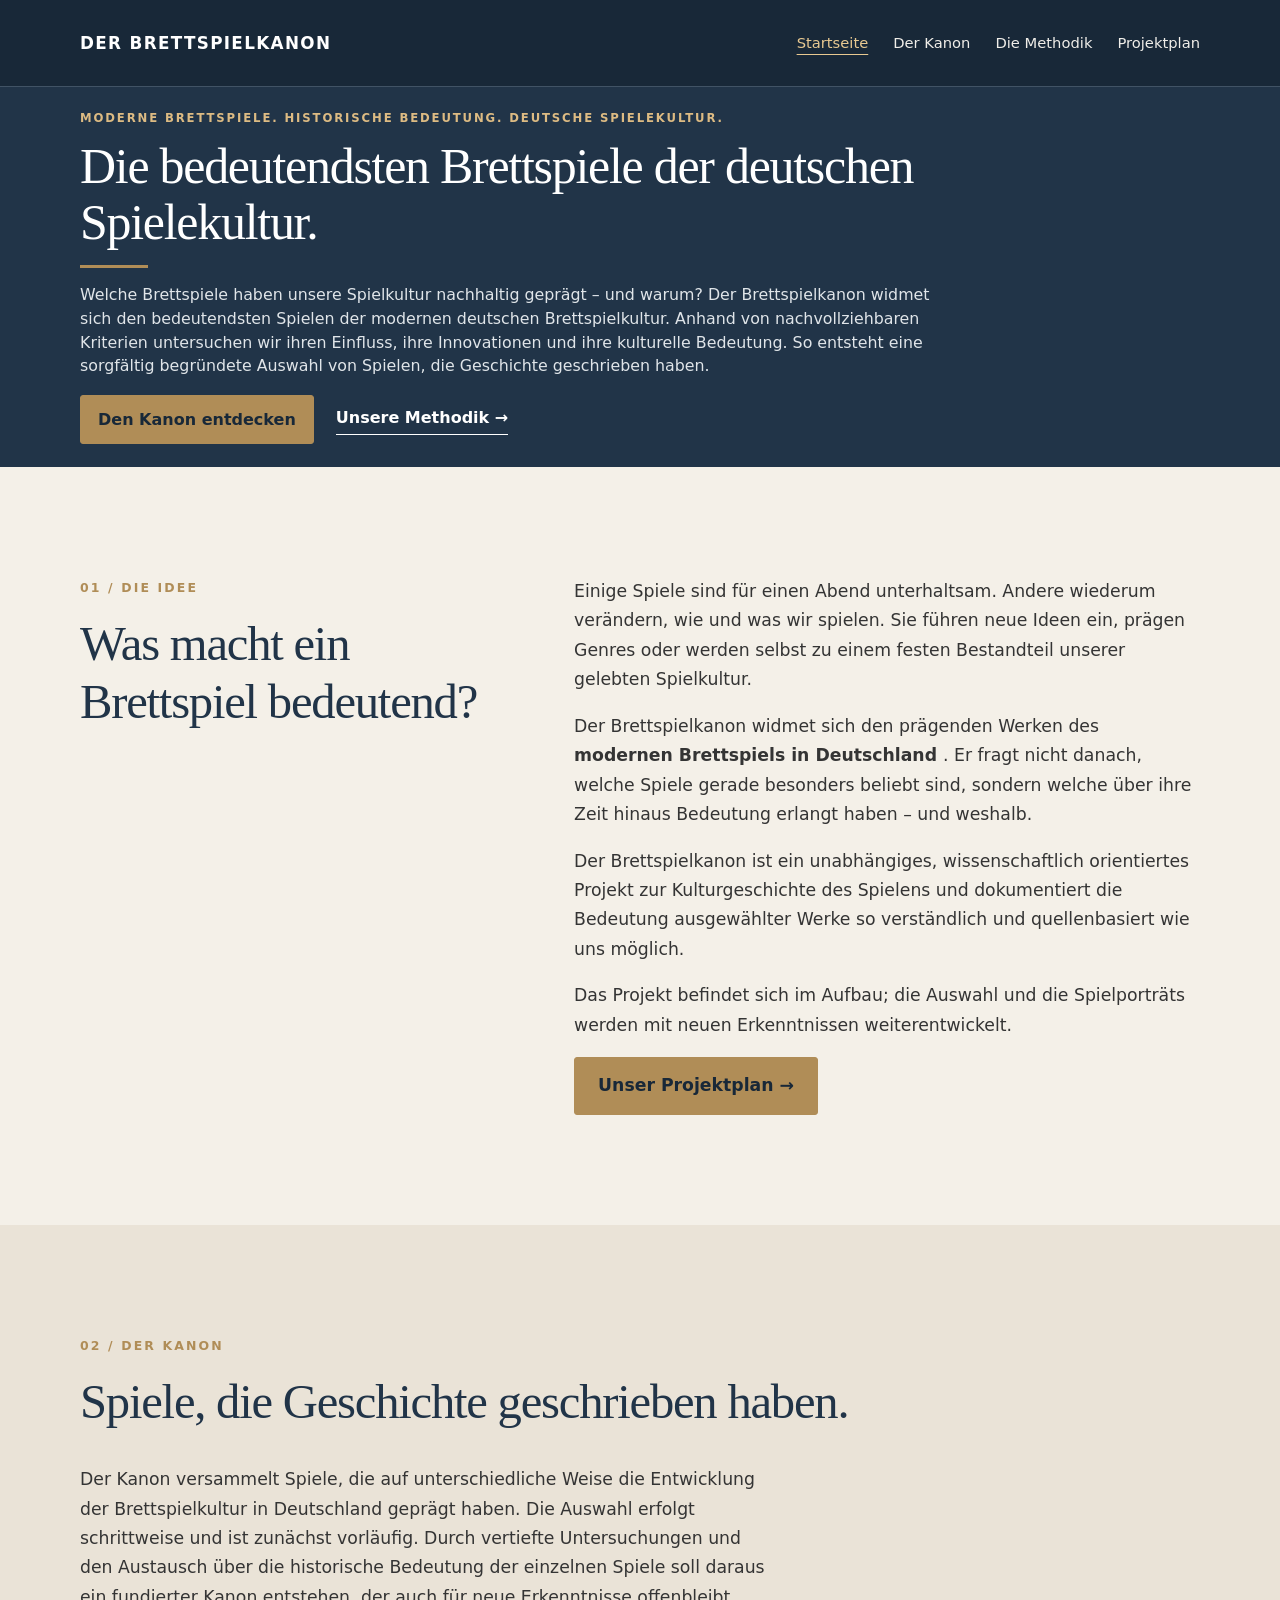
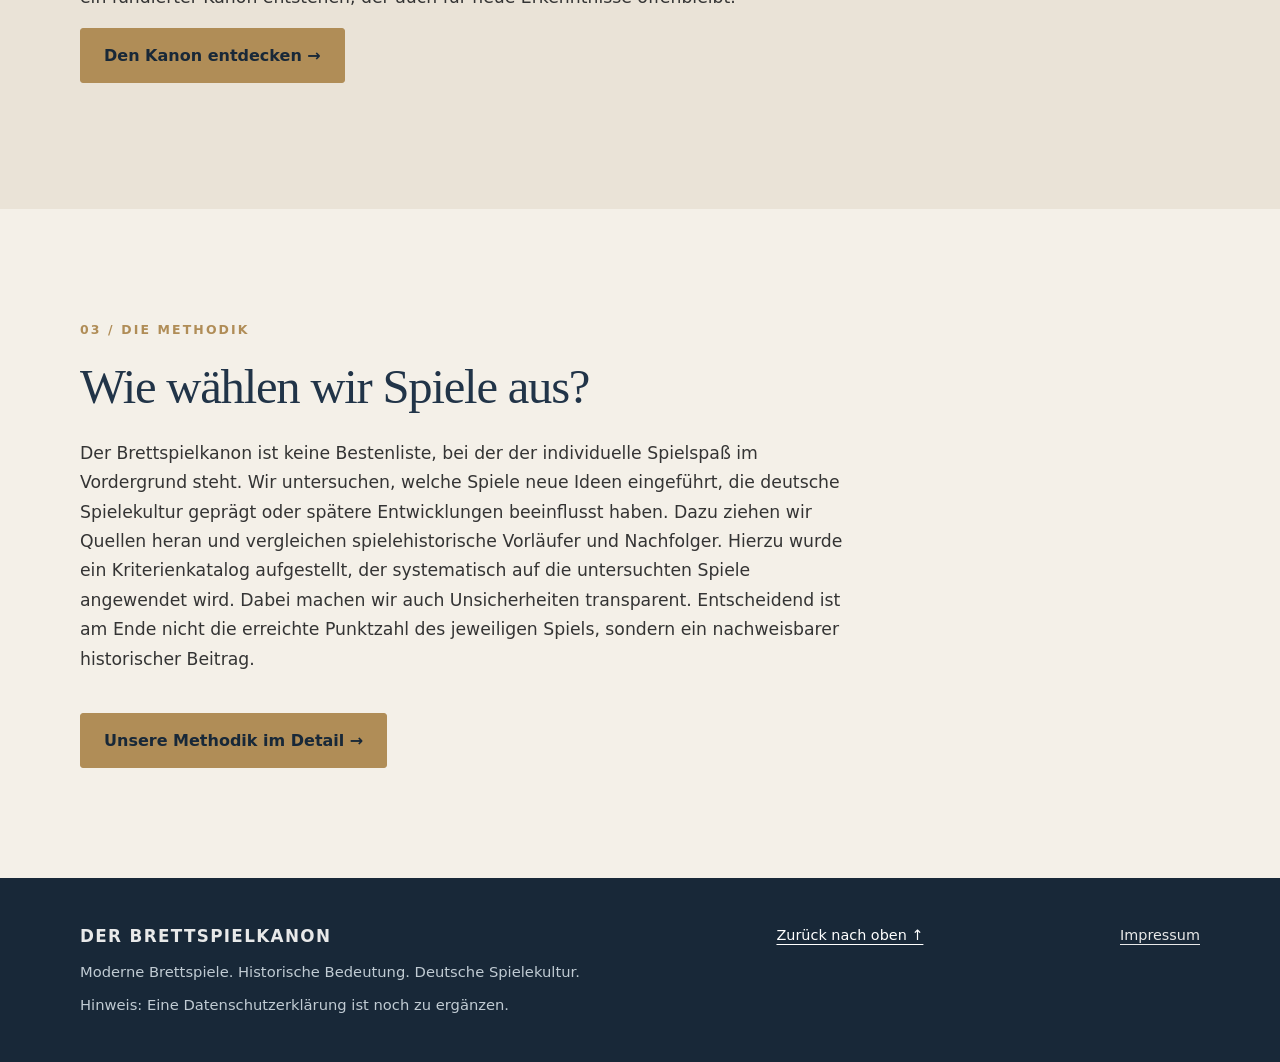
<file: index.html>
<!doctype html>
<html lang="de">
 <head>
  <meta charset="utf-8"/>
  <meta content="width=device-width, initial-scale=1" name="viewport"/>
  <meta content="Der Brettspielkanon: Ein sorgf&auml;ltig zusammengestellter Kanon bedeutender Brettspiele, die die deutsche Spielekultur nachhaltig gepr&auml;gt haben." name="description"/>
  <meta content="#213448" name="theme-color"/>
  <title>
   Der Brettspielkanon &ndash; Die bedeutendsten Brettspiele der deutschen Spielekultur
  </title>
  <link href="css/styles.css" rel="stylesheet"/>
  <link href="css/index.css" rel="stylesheet"/>
 </head>
 <body class="page-home" id="oben">
  <header class="site-header">
   <div class="container header-inner">
    <a aria-label="Der Brettspielkanon &ndash; zur Startseite" class="brand" href="index.html">
     DER BRETTSPIELKANON
    </a>
    <nav aria-label="Hauptnavigation" class="site-nav">
     <a aria-current="page" class="current" href="index.html">
      Startseite
     </a>
     <a href="kanon.html">
      Der Kanon
     </a>
     <a href="methodik.html">
      Die Methodik
     </a>
     <a href="projektplan.html">
      Projektplan
     </a>
    </nav>
   </div>
  </header>
  <main>
   <section aria-labelledby="hero-title" class="hero">
    <div class="container hero-inner">
     <p class="eyebrow">
      Moderne Brettspiele. Historische Bedeutung. Deutsche Spielekultur.
     </p>
     <h1 id="hero-title">
      Die bedeutendsten Brettspiele der deutschen Spielekultur.
     </h1>
     <div aria-hidden="true" class="gold-line">
     </div>
     <p class="hero-description">
      Welche Brettspiele haben unsere Spielkultur nachhaltig gepr&auml;gt &ndash; und warum? Der Brettspielkanon widmet sich den bedeutendsten Spielen der modernen deutschen Brettspielkultur. Anhand von nachvollziehbaren Kriterien untersuchen wir ihren Einfluss, ihre Innovationen und ihre kulturelle Bedeutung. So entsteht eine sorgf&auml;ltig begr&uuml;ndete Auswahl von Spielen, die Geschichte geschrieben haben.
     </p>
     <div class="hero-actions">
      <a class="button" href="kanon.html">
       Den Kanon entdecken
      </a>
      <a class="text-link" href="methodik.html">
       Unsere Methodik &rarr;
      </a>
     </div>
    </div>
   </section>
   <section aria-labelledby="idee-title" id="idee">
    <div class="container section-grid">
     <div>
      <p class="eyebrow">
       01 / Die Idee
      </p>
      <h2 id="idee-title">
       Was macht ein Brettspiel bedeutend?
      </h2>
     </div>
     <div class="prose">
      <p>
       Einige Spiele sind f&uuml;r einen Abend unterhaltsam. Andere wiederum ver&auml;ndern, wie und was wir spielen. Sie f&uuml;hren neue Ideen ein, pr&auml;gen Genres oder werden selbst zu einem festen Bestandteil unserer gelebten Spielkultur.
      </p>
      <p>
       Der Brettspielkanon widmet sich den pr&auml;genden Werken des
       <strong>
        modernen Brettspiels in Deutschland
       </strong>
       . Er fragt nicht danach, welche Spiele gerade besonders beliebt sind, sondern welche &uuml;ber ihre Zeit hinaus Bedeutung erlangt haben &ndash; und weshalb.
      </p>
      <p>
       Der Brettspielkanon ist ein unabh&auml;ngiges, wissenschaftlich orientiertes Projekt zur Kulturgeschichte des Spielens und dokumentiert die Bedeutung ausgew&auml;hlter Werke so verst&auml;ndlich und quellenbasiert wie uns m&ouml;glich.
      </p>
      <p>
       Das Projekt befindet sich im Aufbau; die Auswahl und die Spielportr&auml;ts werden mit neuen Erkenntnissen weiterentwickelt.
      </p>
      <p>
       <a class="button" href="projektplan.html">
        Unser Projektplan &rarr;
       </a>
      </p>
     </div>
    </div>
   </section>
   <section aria-labelledby="kanon-title" class="soft" id="kanon">
    <div class="container">
     <div class="section-heading">
      <div>
       <p class="eyebrow">
        02 / Der Kanon
       </p>
       <h2 class="section-title" id="kanon-title">
        Spiele, die Geschichte geschrieben haben.
       </h2>
      </div>
     </div>
     <div class="prose">
      <p>
       Der Kanon versammelt Spiele, die auf unterschiedliche Weise die Entwicklung der Brettspielkultur in Deutschland gepr&auml;gt haben. Die Auswahl erfolgt schrittweise und ist zun&auml;chst vorl&auml;ufig. Durch vertiefte Untersuchungen und den Austausch &uuml;ber die historische Bedeutung der einzelnen Spiele soll daraus ein fundierter Kanon entstehen, der auch f&uuml;r neue Erkenntnisse offenbleibt.
      </p>
     </div>
     <p>
      <a class="button" href="kanon.html">
       Den Kanon entdecken &rarr;
      </a>
     </p>
    </div>
   </section>
   <section aria-labelledby="methodik-title" id="methodik">
    <div class="container">
     <p class="eyebrow">
      03 / Die Methodik
     </p>
     <h2 class="section-title" id="methodik-title">
      Wie w&auml;hlen wir Spiele aus?
     </h2>
     <p class="prose" style="max-width:780px">
      Der Brettspielkanon ist keine Bestenliste, bei der der individuelle Spielspa&szlig; im Vordergrund steht. Wir untersuchen, welche Spiele neue Ideen eingef&uuml;hrt, die deutsche Spielekultur gepr&auml;gt oder sp&auml;tere Entwicklungen beeinflusst haben. Dazu ziehen wir Quellen heran und vergleichen spielehistorische Vorl&auml;ufer und Nachfolger. Hierzu wurde ein Kriterienkatalog aufgestellt, der systematisch auf die untersuchten Spiele angewendet wird. Dabei machen wir auch Unsicherheiten transparent. Entscheidend ist am Ende nicht die erreichte Punktzahl des jeweiligen Spiels, sondern ein nachweisbarer historischer Beitrag.
     </p>
     <a class="button" href="methodik.html" style="margin-top:22px">
      Unsere Methodik im Detail &rarr;
     </a>
    </div>
   </section>
  </main>
  <footer class="site-footer">
   <div class="container footer-inner">
    <div>
     <a class="brand" href="#oben">
      DER BRETTSPIELKANON
     </a>
     <p>
      Moderne Brettspiele. Historische Bedeutung. Deutsche Spielekultur.
     </p>
     <p class="footer-note">
      Hinweis: Eine Datenschutzerkl&auml;rung ist noch zu erg&auml;nzen.
     </p>
    </div>
    <a class="back-top" href="#oben">
     Zur&uuml;ck nach oben &uarr;
    </a>
    <div class="legal-links">
     <a class="footer-imprint" href="impressum.html">
      Impressum
     </a>
    </div>
   </div>
  </footer>
 </body>
</html>
</file>
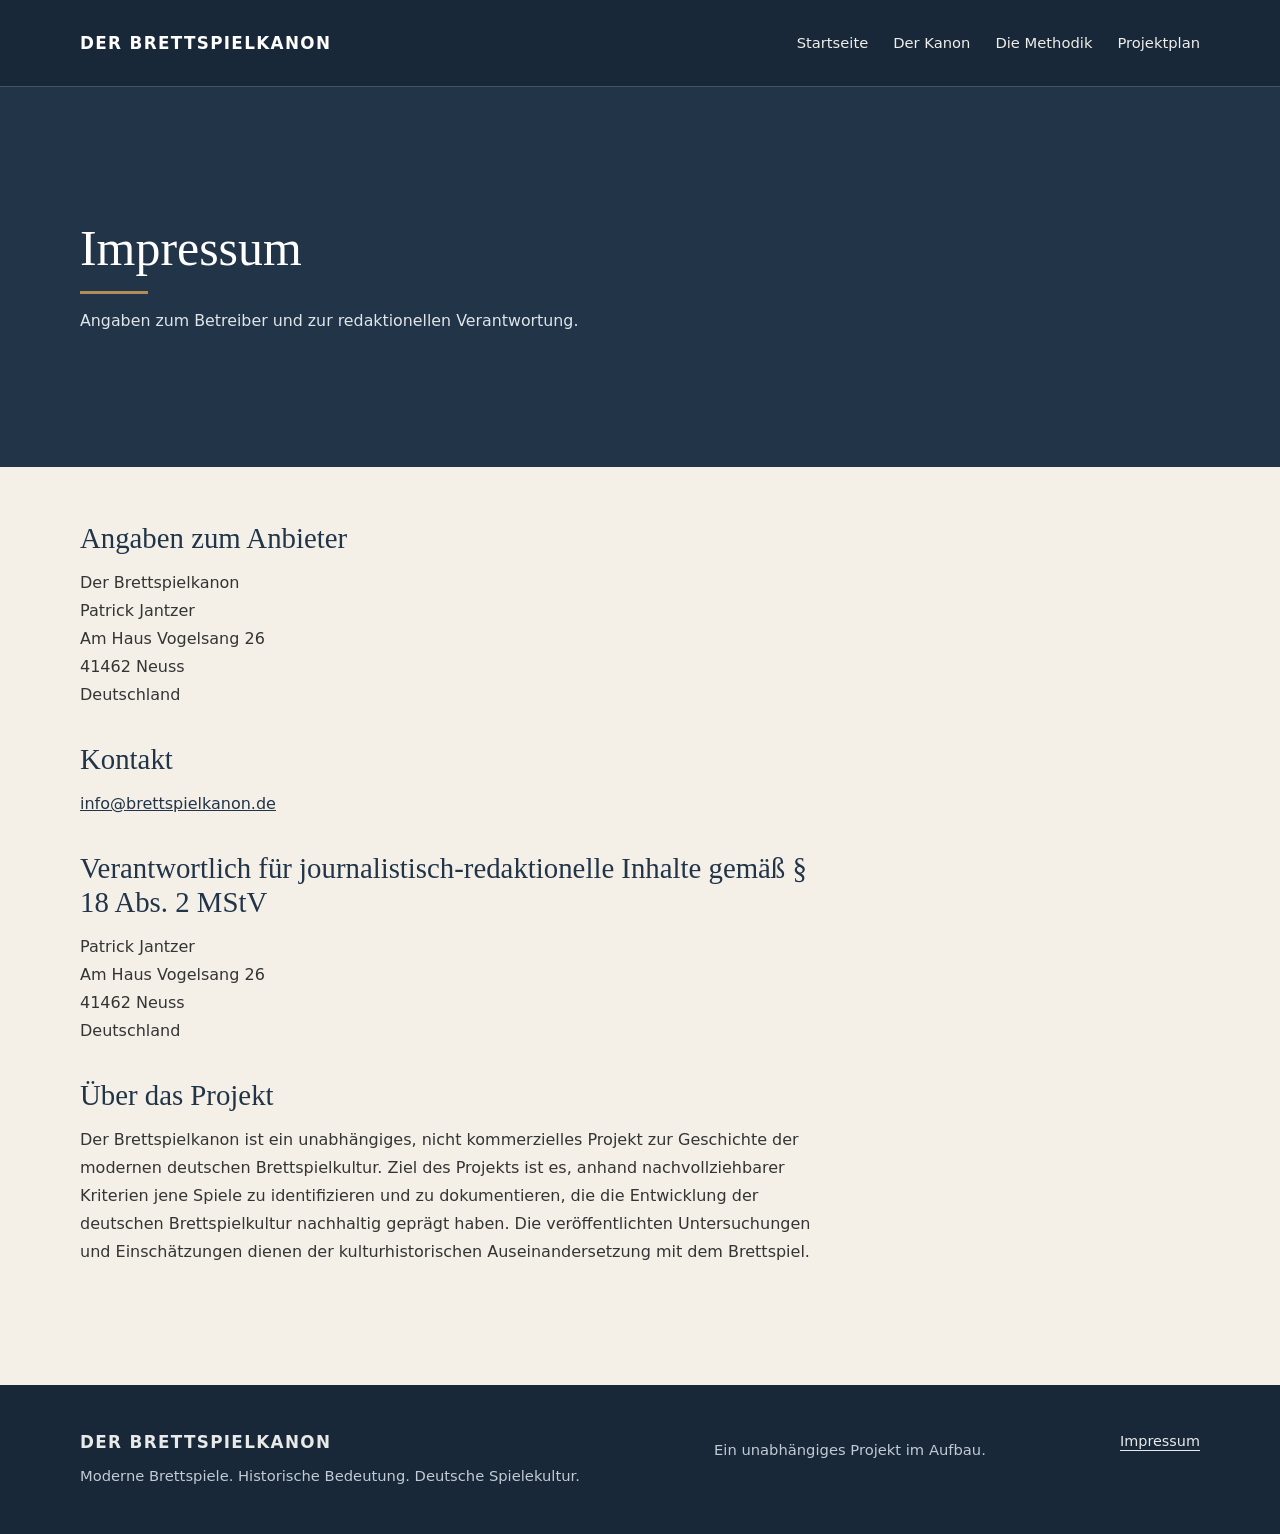
<file: impressum.html>
<!doctype html>
<html lang="de">
 <head>
  <meta charset="utf-8"/>
  <meta content="width=device-width, initial-scale=1" name="viewport"/>
  <meta content="#213448" name="theme-color"/>
  <meta content="Der Projektplan des Brettspielkanons: f&uuml;nf Forschungsphasen von der Konzeption &uuml;ber die vorl&auml;ufige Auswahl bis zur abschlie&szlig;enden Kanonentscheidung." name="description"/>
  <title>
   Impressum | Der Brettspielkanon
  </title>
  <link href="css/styles.css" rel="stylesheet"/>
  <link href="css/impressum.css" rel="stylesheet"/>
 </head>
 <body class="page-impressum">
  <header class="site-header">
   <div class="container header-inner">
    <a class="brand" href="index.html">
     DER BRETTSPIELKANON
    </a>
    <nav aria-label="Hauptnavigation" class="site-nav">
     <a class="" href="index.html">
      Startseite
     </a>
     <a class="" href="kanon.html">
      Der Kanon
     </a>
     <a class="" href="methodik.html">
      Die Methodik
     </a>
     <a class="" href="projektplan.html">
      Projektplan
     </a>
    </nav>
   </div>
  </header>
  <section aria-labelledby="page-title" class="hero">
   <div class="container">
    <h1 id="page-title">
     Impressum
    </h1>
    <div aria-hidden="true" class="gold-line">
    </div>
    <p>
     Angaben zum Betreiber und zur redaktionellen Verantwortung.
    </p>
   </div>
  </section>
  <main class="container content">
   <section>
    <h2>
     Angaben zum Anbieter
    </h2>
    <p>
     Der Brettspielkanon
     <br/>
     Patrick Jantzer
     <br/>
     Am Haus Vogelsang 26
     <br/>
     41462 Neuss
     <br/>
     Deutschland
    </p>
   </section>
   <section>
    <h2>
     Kontakt
    </h2>
    <p>
     <a href="mailto:info@brettspielkanon.de">
      info@brettspielkanon.de
     </a>
    </p>
   </section>
   <section>
    <h2>
     Verantwortlich f&uuml;r journalistisch-redaktionelle Inhalte gem&auml;&szlig; &sect; 18 Abs. 2 MStV
    </h2>
    <p>
     Patrick Jantzer
     <br/>
     Am Haus Vogelsang 26
     <br/>
     41462 Neuss
     <br/>
     Deutschland
    </p>
   </section>
   <section>
    <h2>
     &Uuml;ber das Projekt
    </h2>
    <p>
     Der Brettspielkanon ist ein unabh&auml;ngiges, nicht kommerzielles Projekt zur Geschichte der modernen deutschen Brettspielkultur. Ziel des Projekts ist es, anhand nachvollziehbarer Kriterien jene Spiele zu identifizieren und zu dokumentieren, die die Entwicklung der deutschen Brettspielkultur nachhaltig gepr&auml;gt haben. Die ver&ouml;ffentlichten Untersuchungen und Einsch&auml;tzungen dienen der kulturhistorischen Auseinandersetzung mit dem Brettspiel.
    </p>
   </section>
  </main>
  <footer class="site-footer">
   <div class="container footer-inner">
    <div>
     <a class="brand" href="index.html">
      DER BRETTSPIELKANON
     </a>
     <p>
      Moderne Brettspiele. Historische Bedeutung. Deutsche Spielekultur.
     </p>
    </div>
    <p>
     Ein unabh&auml;ngiges Projekt im Aufbau.
    </p>
    <div class="legal-links">
     <a class="footer-imprint" href="impressum.html">
      Impressum
     </a>
    </div>
   </div>
  </footer>
 </body>
</html>
</file>
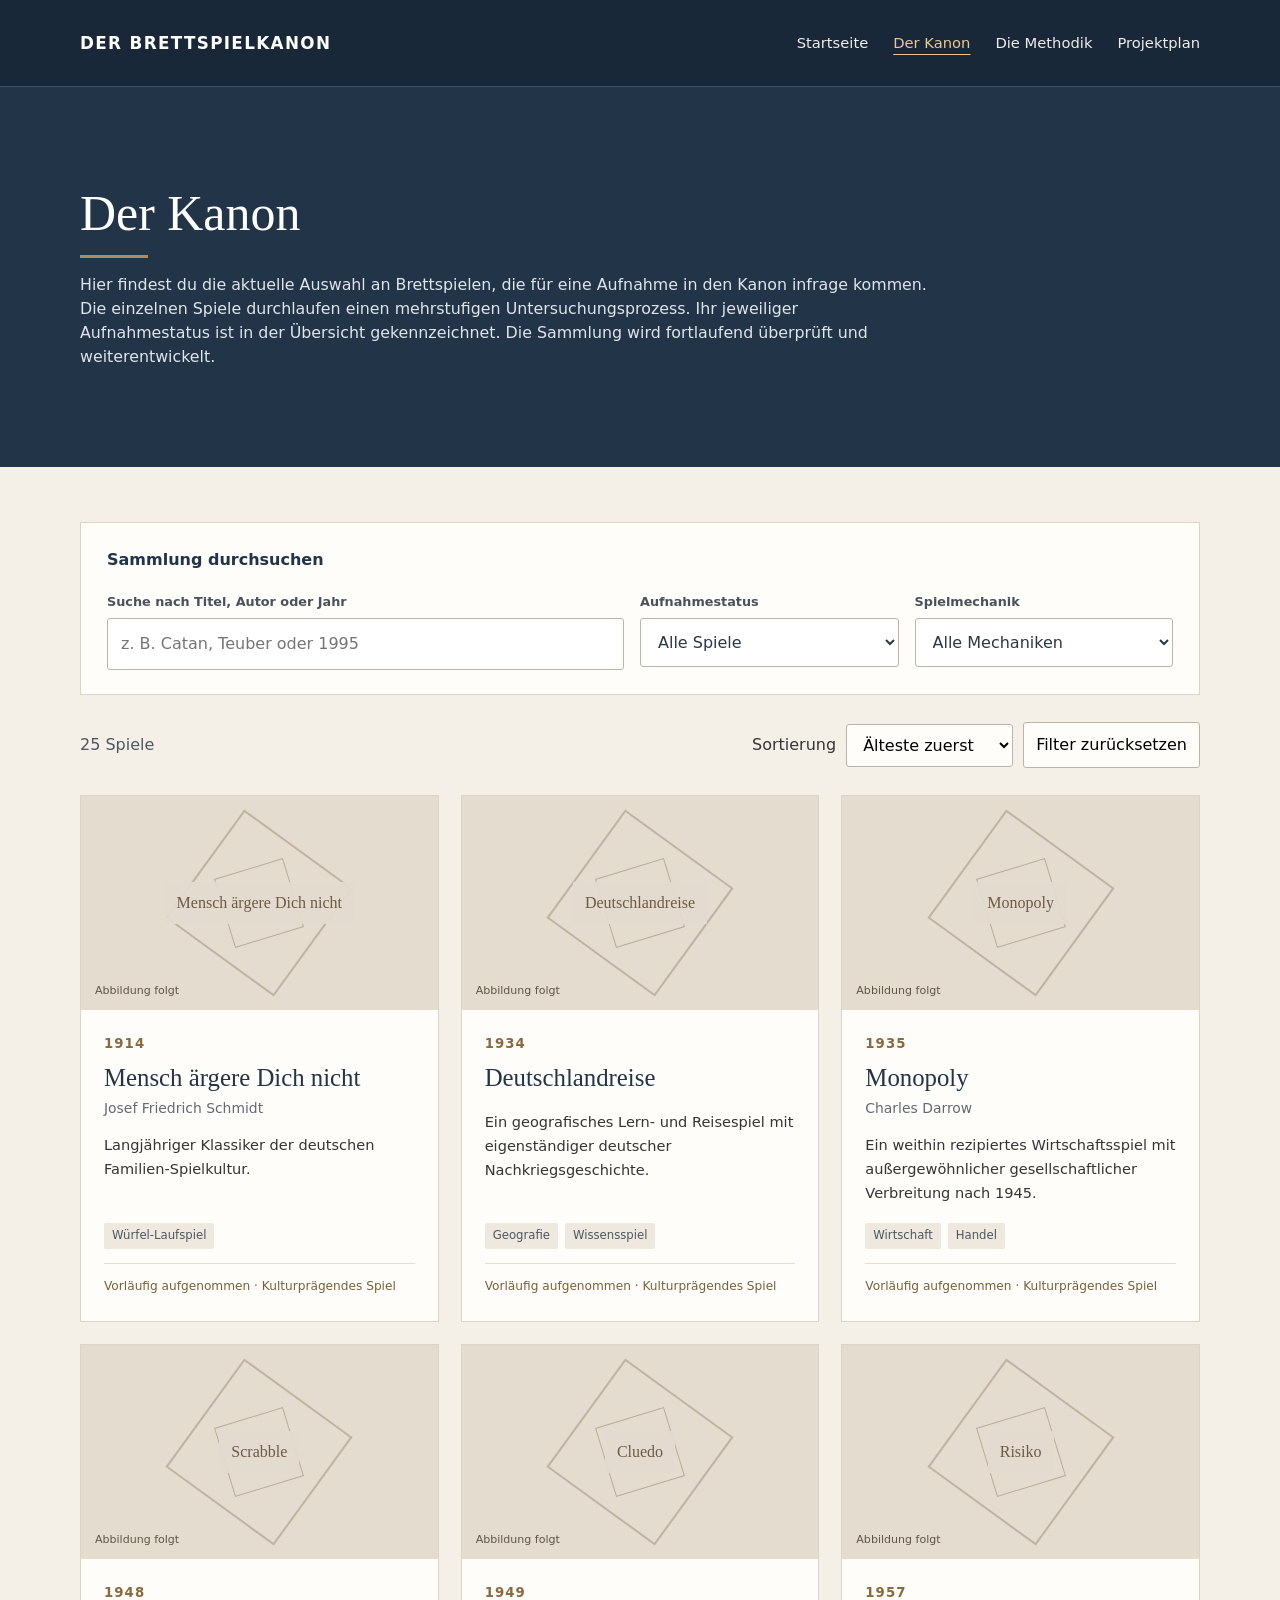
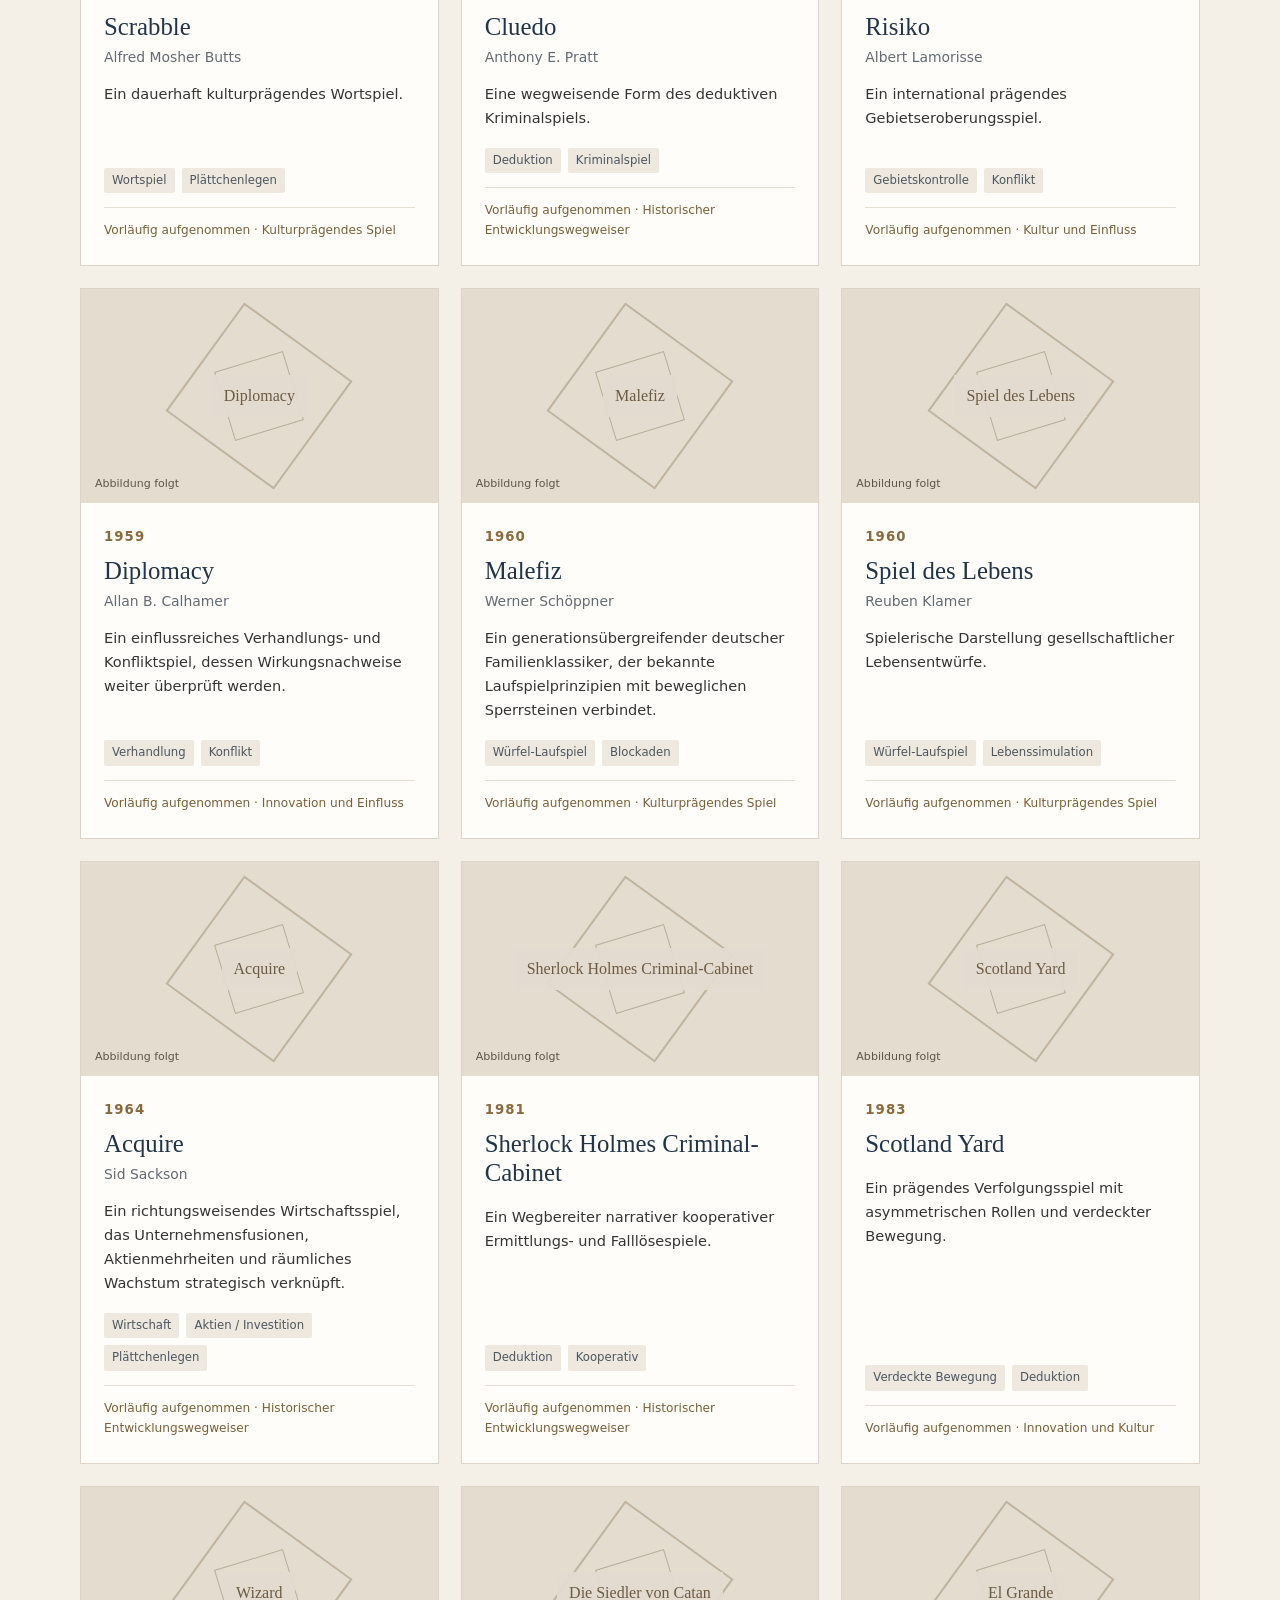
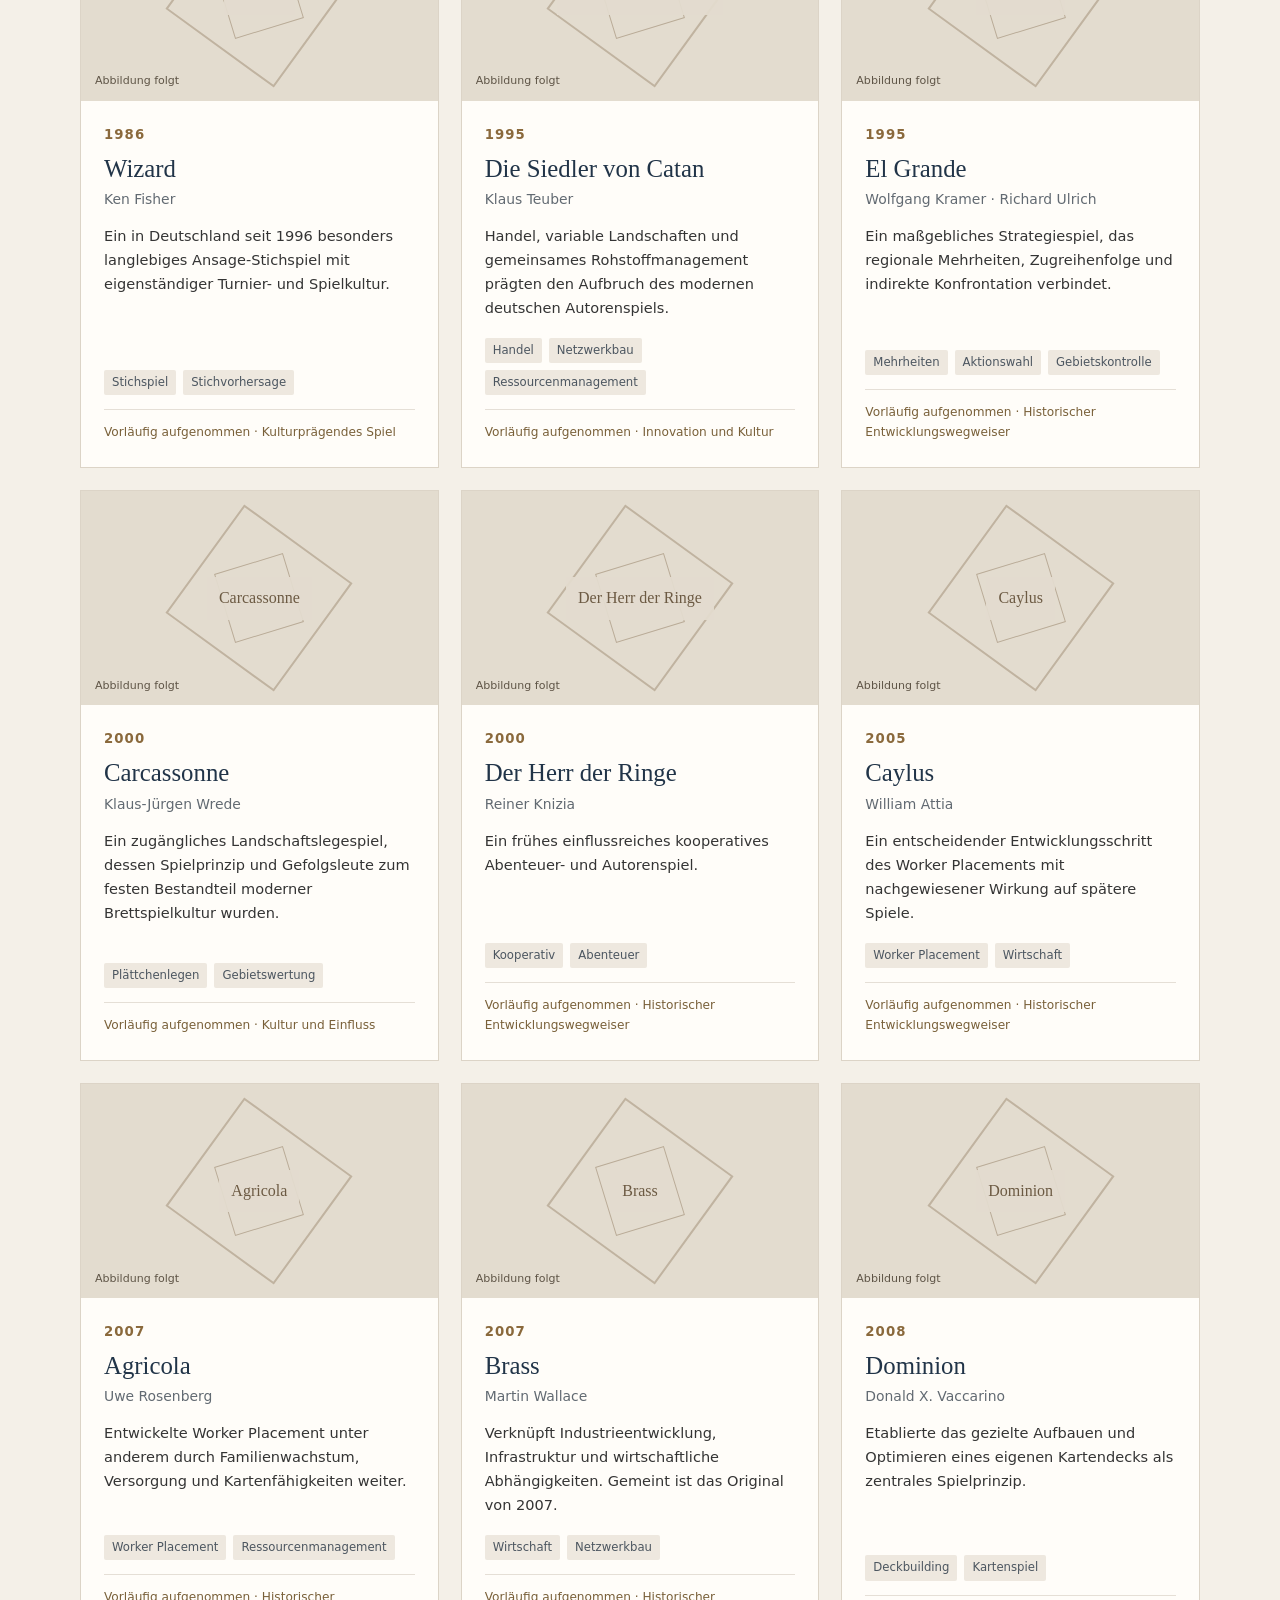
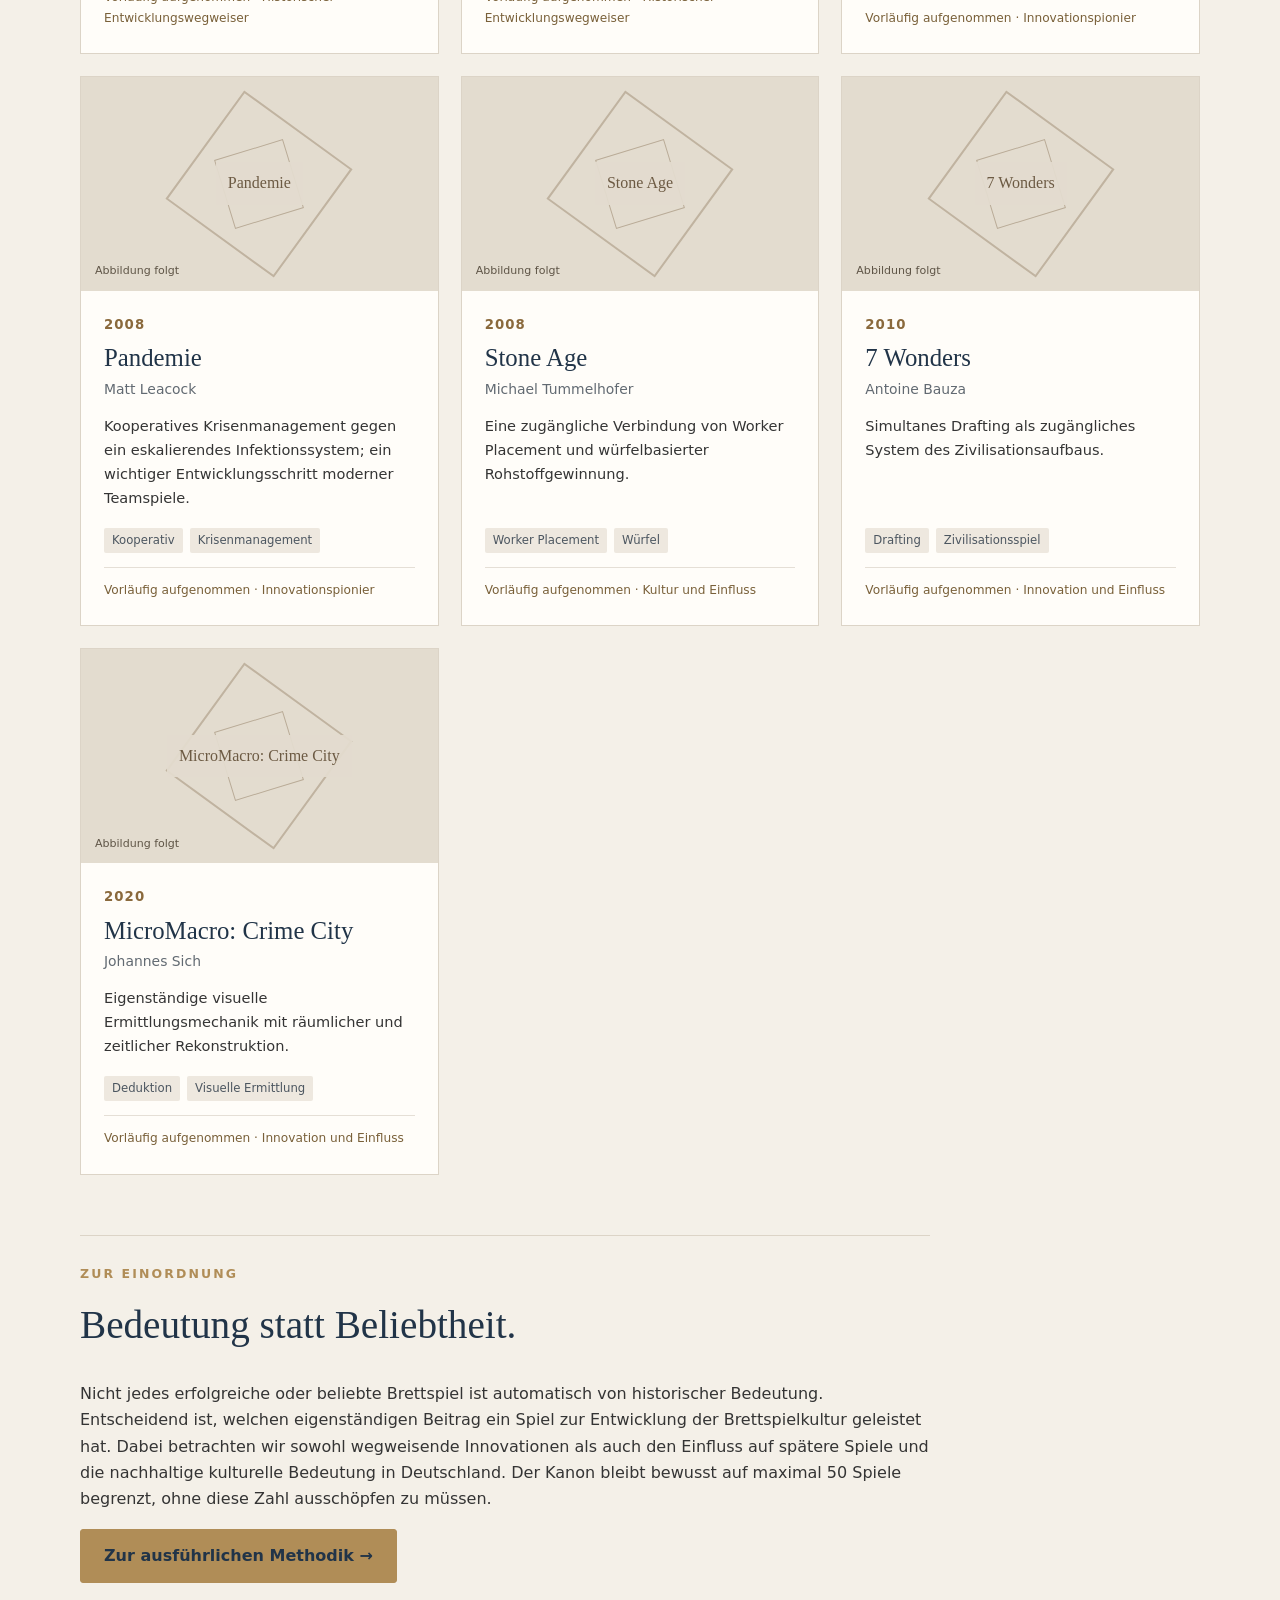
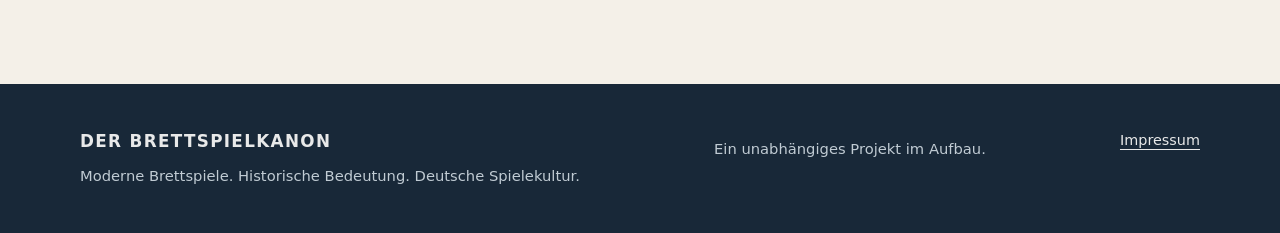
<file: kanon.html>
<!doctype html>
<html lang="de">
 <head>
  <meta charset="utf-8"/>
  <meta content="width=device-width, initial-scale=1" name="viewport"/>
  <meta content="#213448" name="theme-color"/>
  <meta content="Der Brettspielkanon: Chronologische Sammlung bedeutender moderner Brettspiele mit Suche und Filtern." name="description"/>
  <title>
   Der Kanon | Der Brettspielkanon
  </title>
  <link href="css/styles.css" rel="stylesheet"/>
  <link href="css/kanon.css" rel="stylesheet"/>
  <script defer="" src="kanon.js">
  </script>
 </head>
 <body class="page-kanon">
  <header class="site-header">
   <div class="container header-inner">
    <a class="brand" href="index.html">
     DER BRETTSPIELKANON
    </a>
    <nav aria-label="Hauptnavigation" class="site-nav">
     <a href="index.html">
      Startseite
     </a>
     <a aria-current="page" class="current" href="kanon.html">
      Der Kanon
     </a>
     <a href="methodik.html">
      Die Methodik
     </a>
     <a href="projektplan.html">
      Projektplan
     </a>
    </nav>
   </div>
  </header>
  <section aria-labelledby="page-title" class="hero">
   <div class="container">
    <h1 id="page-title">
     Der Kanon
    </h1>
    <div aria-hidden="true" class="gold-line">
    </div>
    <p>
     Hier findest du die aktuelle Auswahl an Brettspielen, die f&uuml;r eine Aufnahme in den Kanon infrage kommen. Die einzelnen Spiele durchlaufen einen mehrstufigen Untersuchungsprozess. Ihr jeweiliger Aufnahmestatus ist in der &Uuml;bersicht gekennzeichnet. Die Sammlung wird fortlaufend &uuml;berpr&uuml;ft und weiterentwickelt.
    </p>
   </div>
  </section>
  <main class="container content">
   <section aria-label="Spiele suchen und filtern" class="filters">
    <p class="filter-title">
     Sammlung durchsuchen
    </p>
    <div class="filter-grid">
     <div class="field">
      <label for="suchfeld">
       Suche nach Titel, Autor oder Jahr
      </label>
      <input autocomplete="off" id="suchfeld" placeholder="z. B. Catan, Teuber oder 1995" type="search"/>
     </div>
     <div class="field">
      <label for="aufnahme">
       Aufnahmestatus
      </label>
      <select id="aufnahme">
       <option value="">
        Alle Spiele
       </option>
       <option value="Vorl&auml;ufig aufgenommen">
        Vorl&auml;ufig aufgenommen
       </option>
       <option value="Endg&uuml;ltig aufgenommen">
        Endg&uuml;ltig aufgenommen
       </option>
      </select>
     </div>
     <div class="field">
      <label for="mechanik">
       Spielmechanik
      </label>
      <select id="mechanik">
       <option value="">
        Alle Mechaniken
       </option>
      </select>
     </div>
    </div>
   </section>
   <div class="toolbar">
    <p aria-live="polite" id="anzahl" role="status">
     Spiele werden geladen &hellip;
    </p>
    <div class="toolbar-controls">
     <label for="sortierung">
      Sortierung
     </label>
     <select id="sortierung">
      <option value="alt">
       &Auml;lteste zuerst
      </option>
      <option value="neu">
       Neueste zuerst
      </option>
      <option value="az">
       Titel A bis Z
      </option>
     </select>
     <button class="reset" id="zuruecksetzen" type="button">
      Filter zur&uuml;cksetzen
     </button>
    </div>
   </div>
   <div aria-label="Spiele&uuml;bersicht" class="cards" id="karten">
   </div>
   <div class="no-results" id="keine-treffer">
    <h3>
     Keine Spiele gefunden
    </h3>
    <p>
     Versuche einen anderen Suchbegriff oder setze die Filter zur&uuml;ck.
    </p>
   </div>
   <section class="methods">
    <p class="eyebrow">
     Zur Einordnung
    </p>
    <h2>
     Bedeutung statt Beliebtheit.
    </h2>
    <p>
     Nicht jedes erfolgreiche oder beliebte Brettspiel ist automatisch von historischer Bedeutung. Entscheidend ist, welchen eigenst&auml;ndigen Beitrag ein Spiel zur Entwicklung der Brettspielkultur geleistet hat. Dabei betrachten wir sowohl wegweisende Innovationen als auch den Einfluss auf sp&auml;tere Spiele und die nachhaltige kulturelle Bedeutung in Deutschland. Der Kanon bleibt bewusst auf maximal 50 Spiele begrenzt, ohne diese Zahl aussch&ouml;pfen zu m&uuml;ssen.
    </p>
    <p>
     <a class="button" href="methodik.html">
      Zur ausf&uuml;hrlichen Methodik &rarr;
     </a>
    </p>
   </section>
  </main>
  <footer class="site-footer">
   <div class="container footer-inner">
    <div>
     <a class="brand" href="index.html">
      DER BRETTSPIELKANON
     </a>
     <p>
      Moderne Brettspiele. Historische Bedeutung. Deutsche Spielekultur.
     </p>
    </div>
    <p>
     Ein unabh&auml;ngiges Projekt im Aufbau.
    </p>
    <div class="legal-links">
     <a class="footer-imprint" href="impressum.html">
      Impressum
     </a>
    </div>
   </div>
  </footer>
 </body>
</html>
</file>
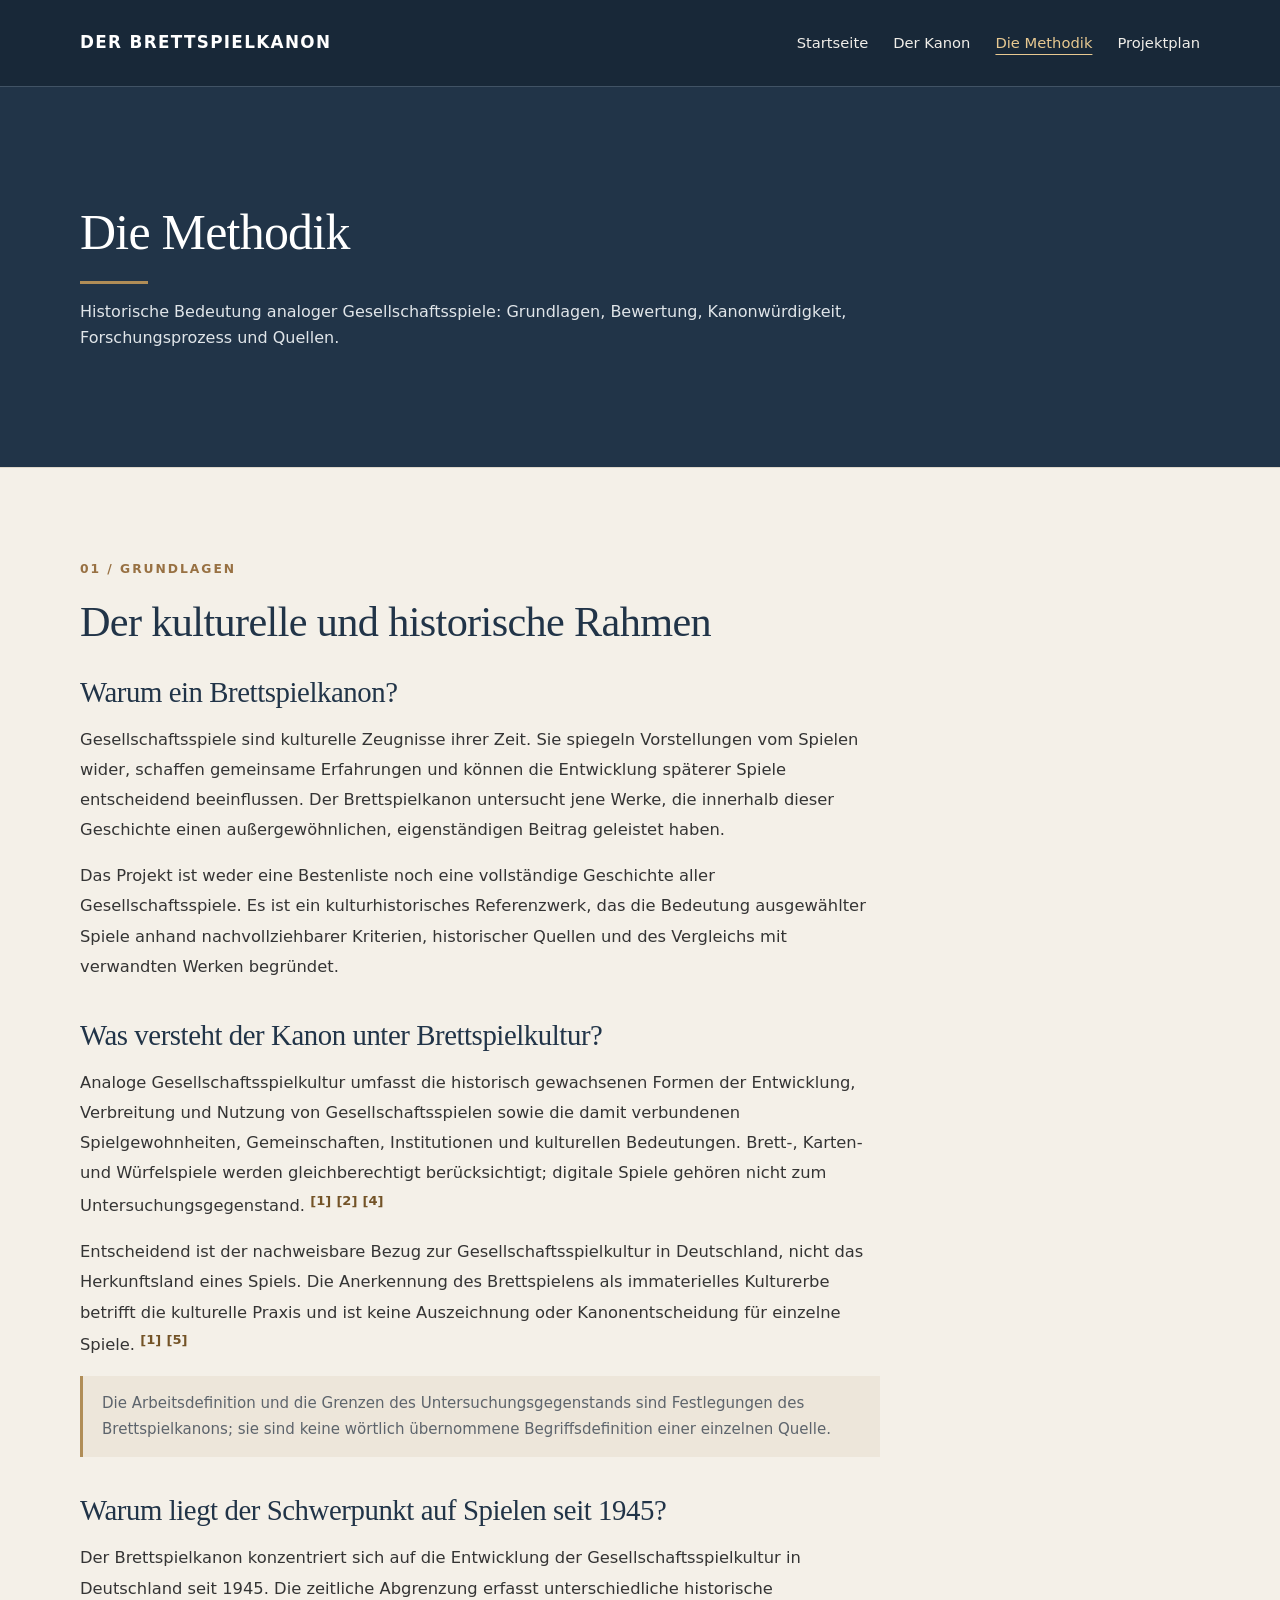
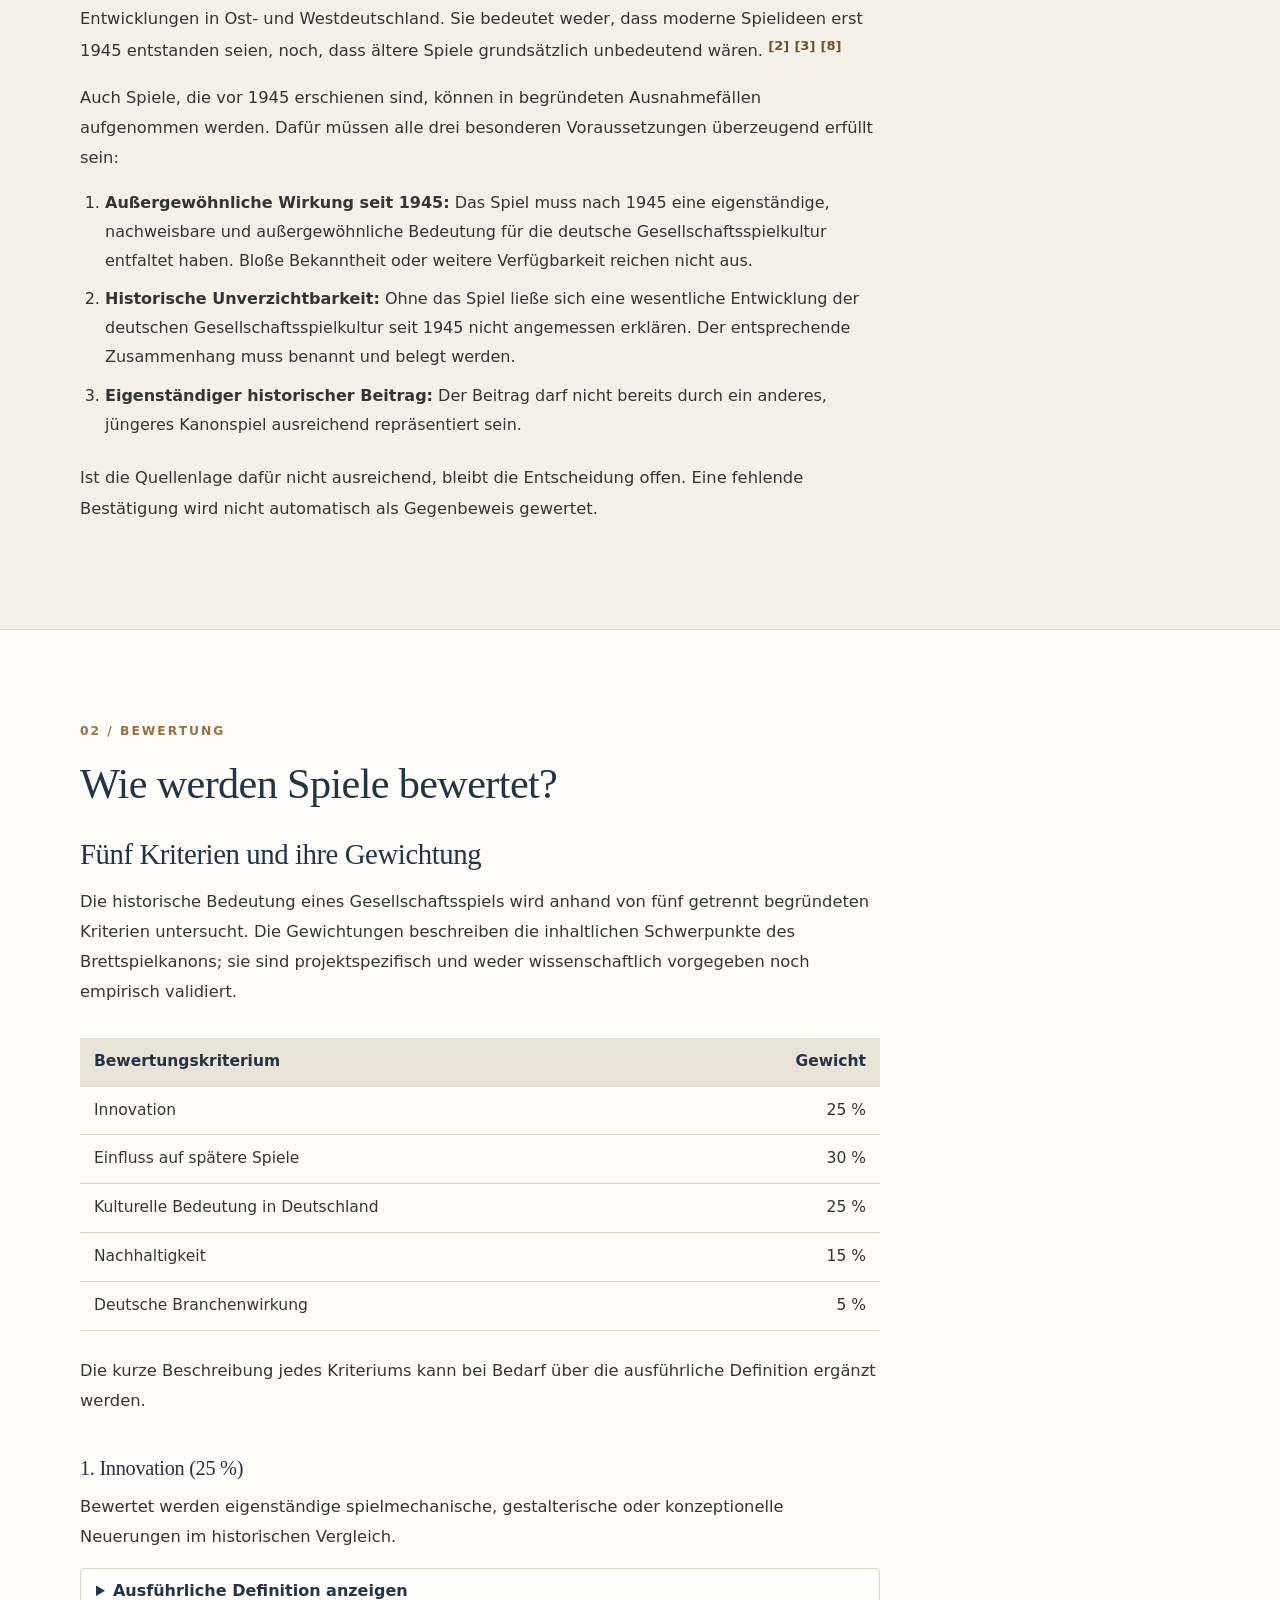
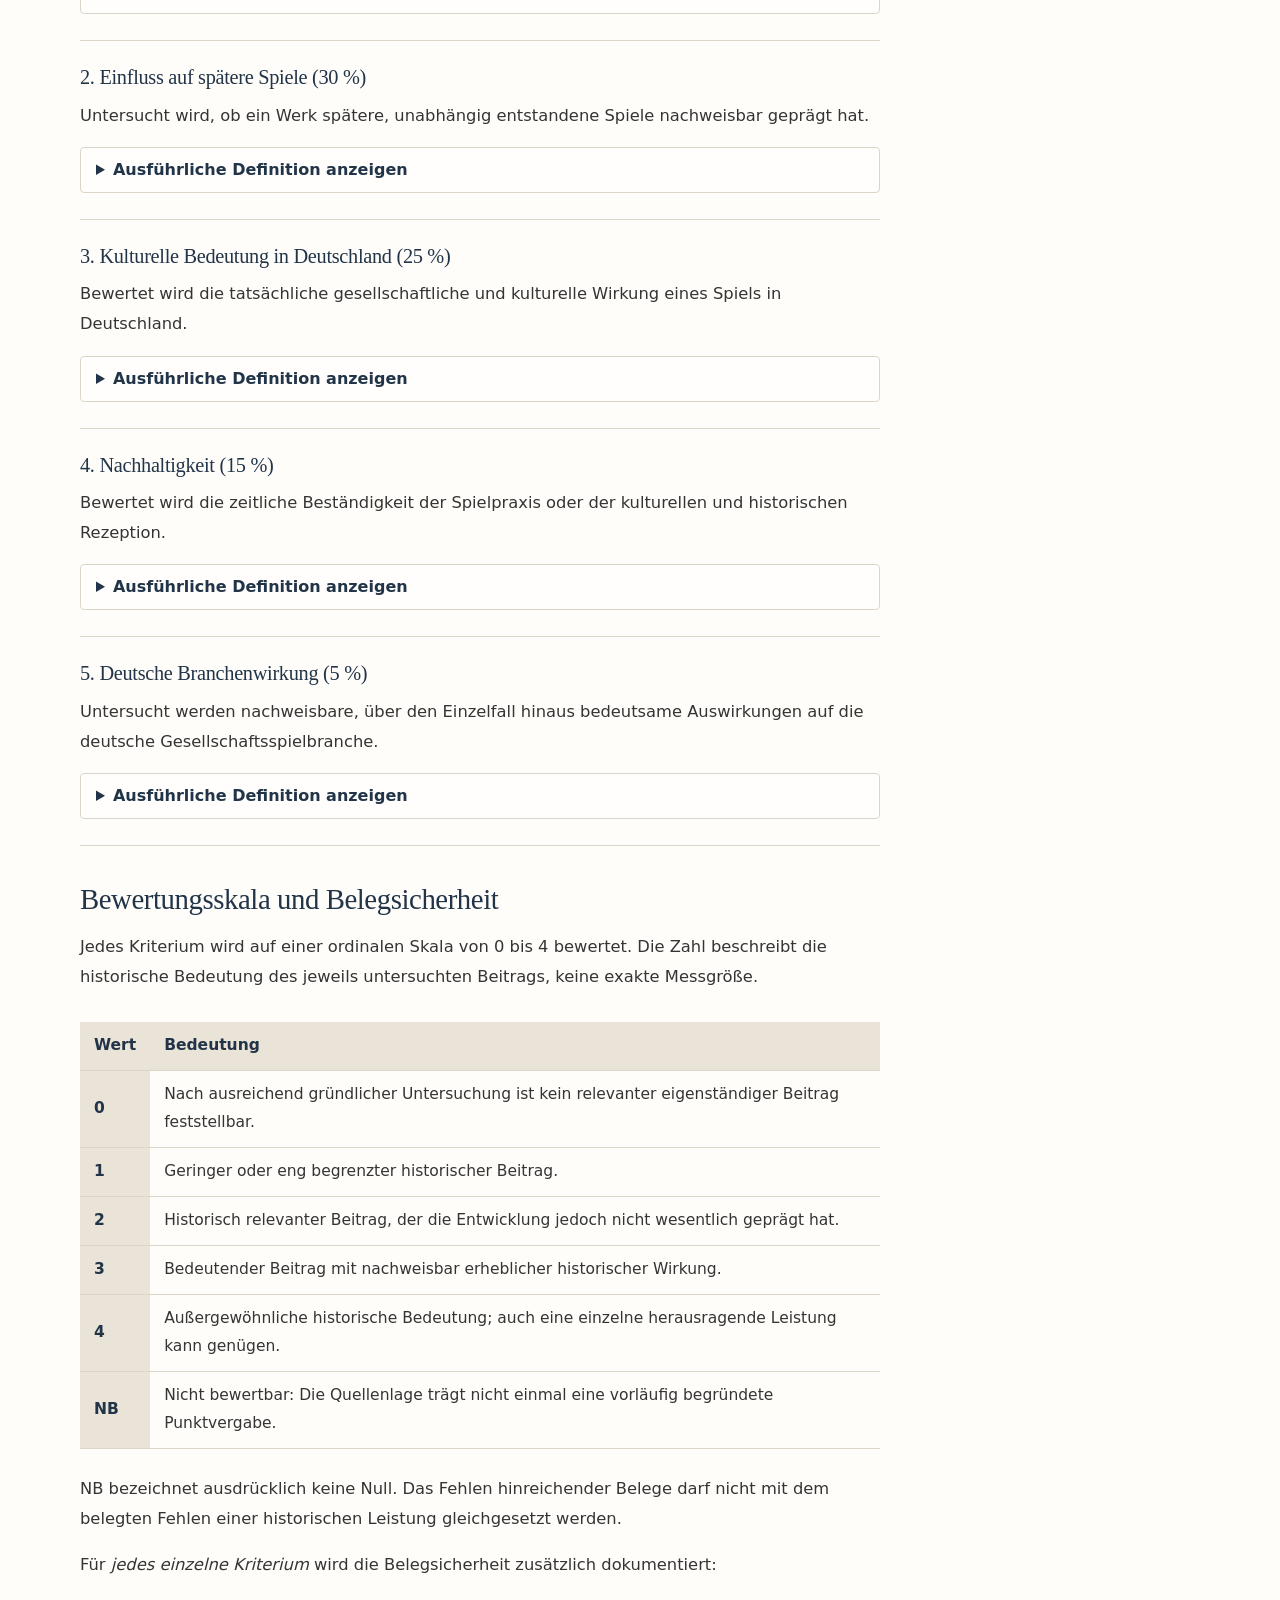
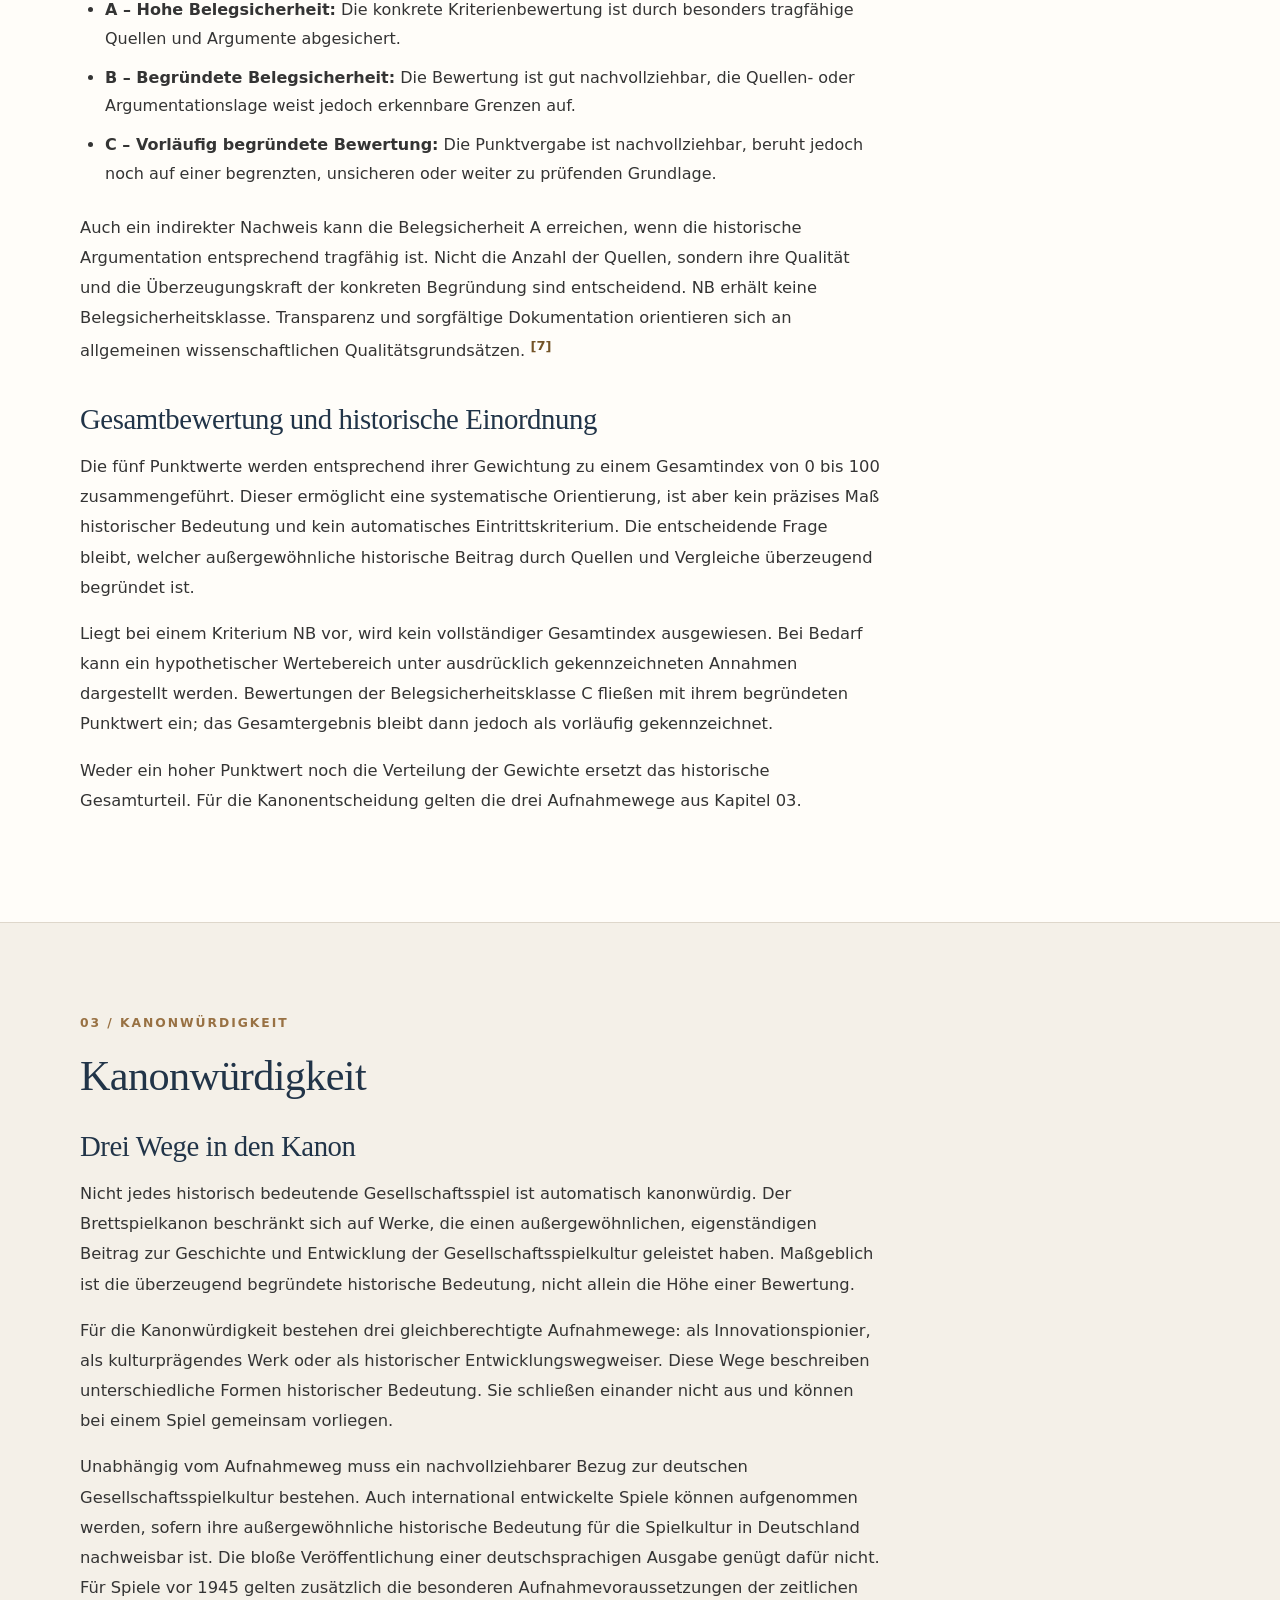
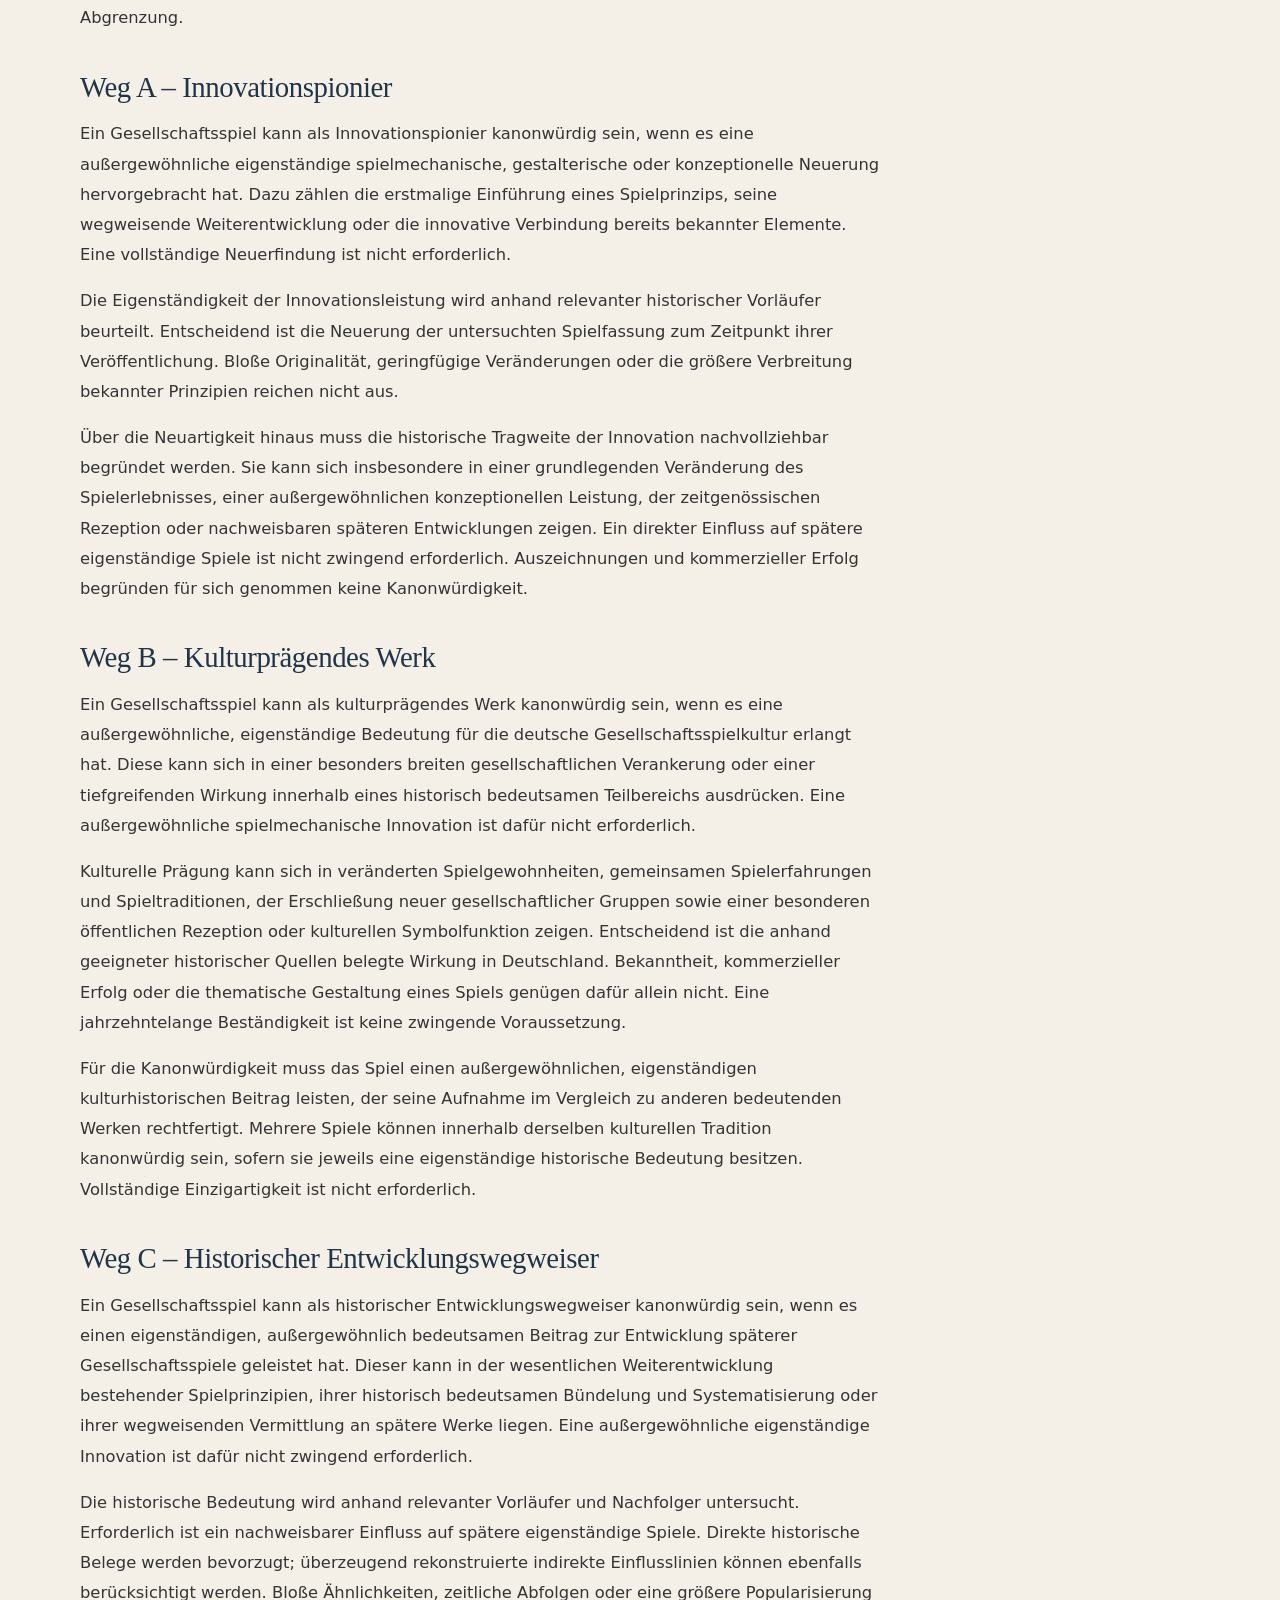
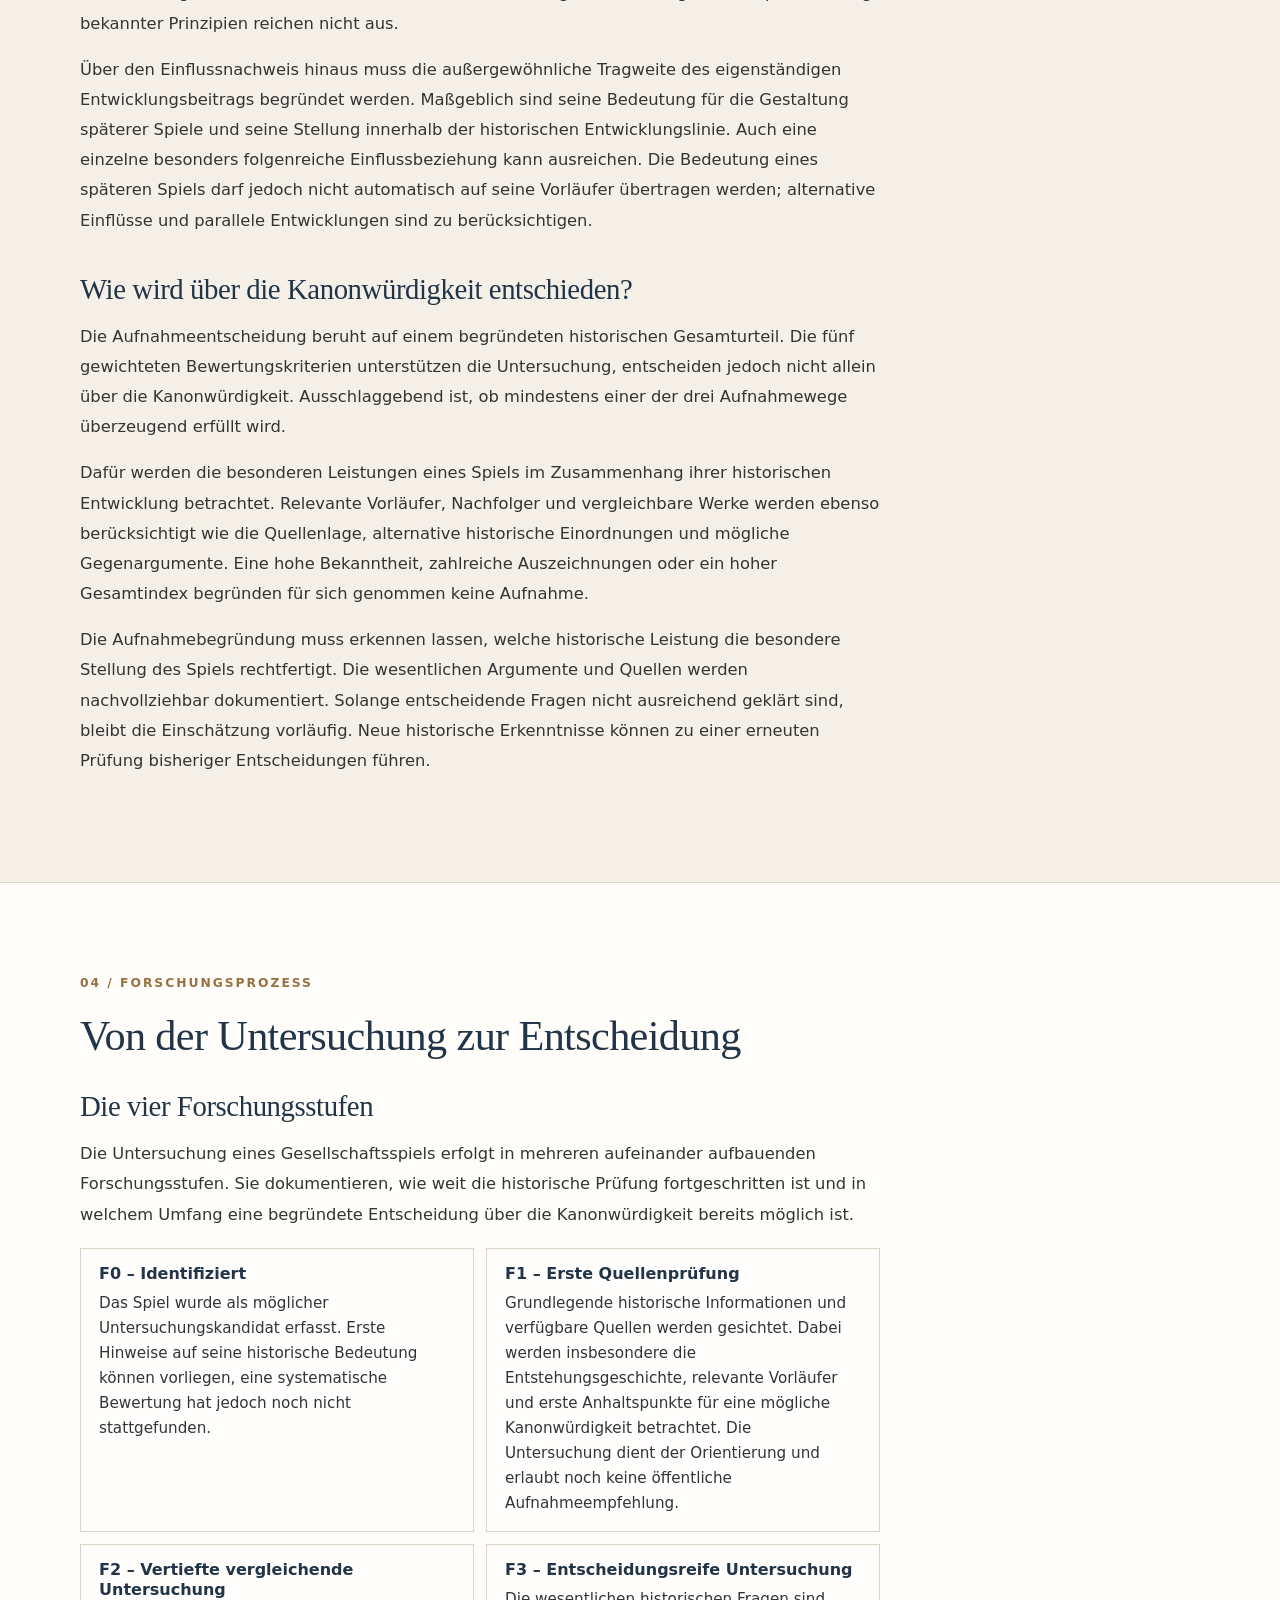
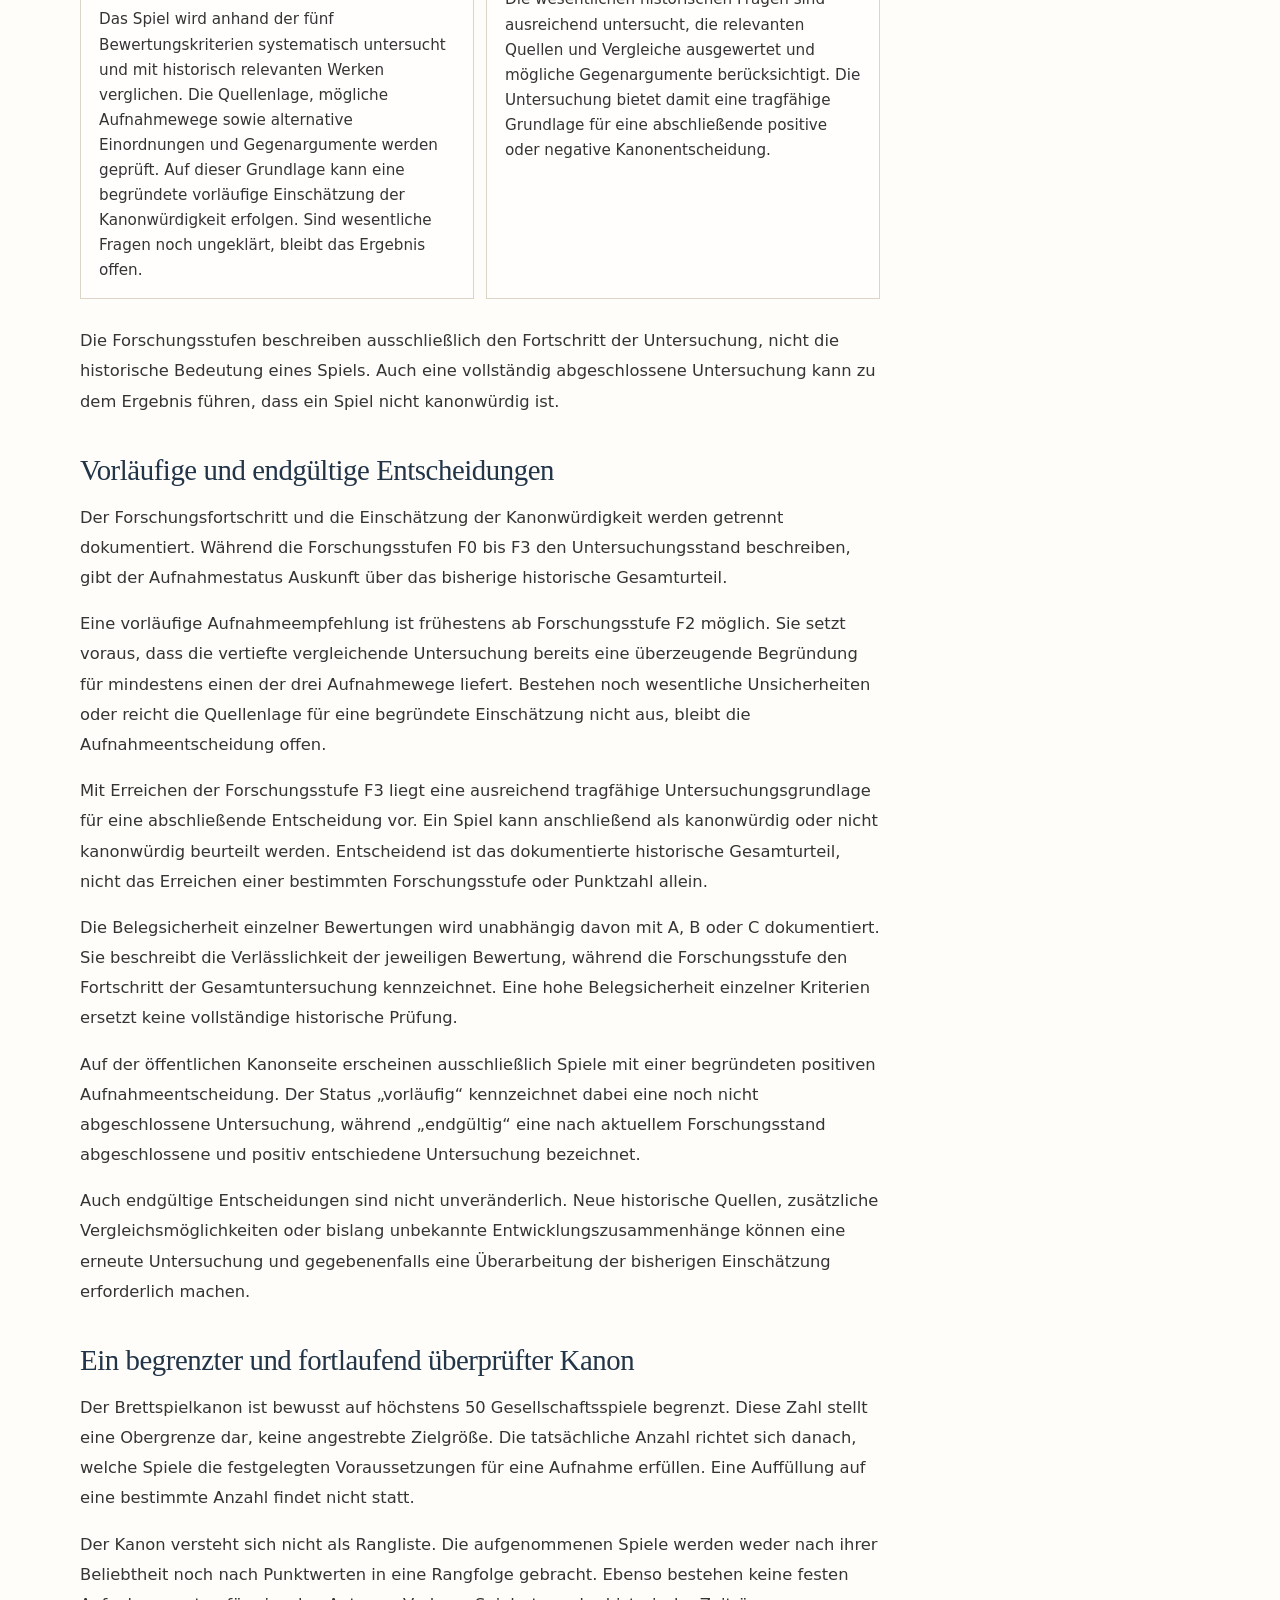
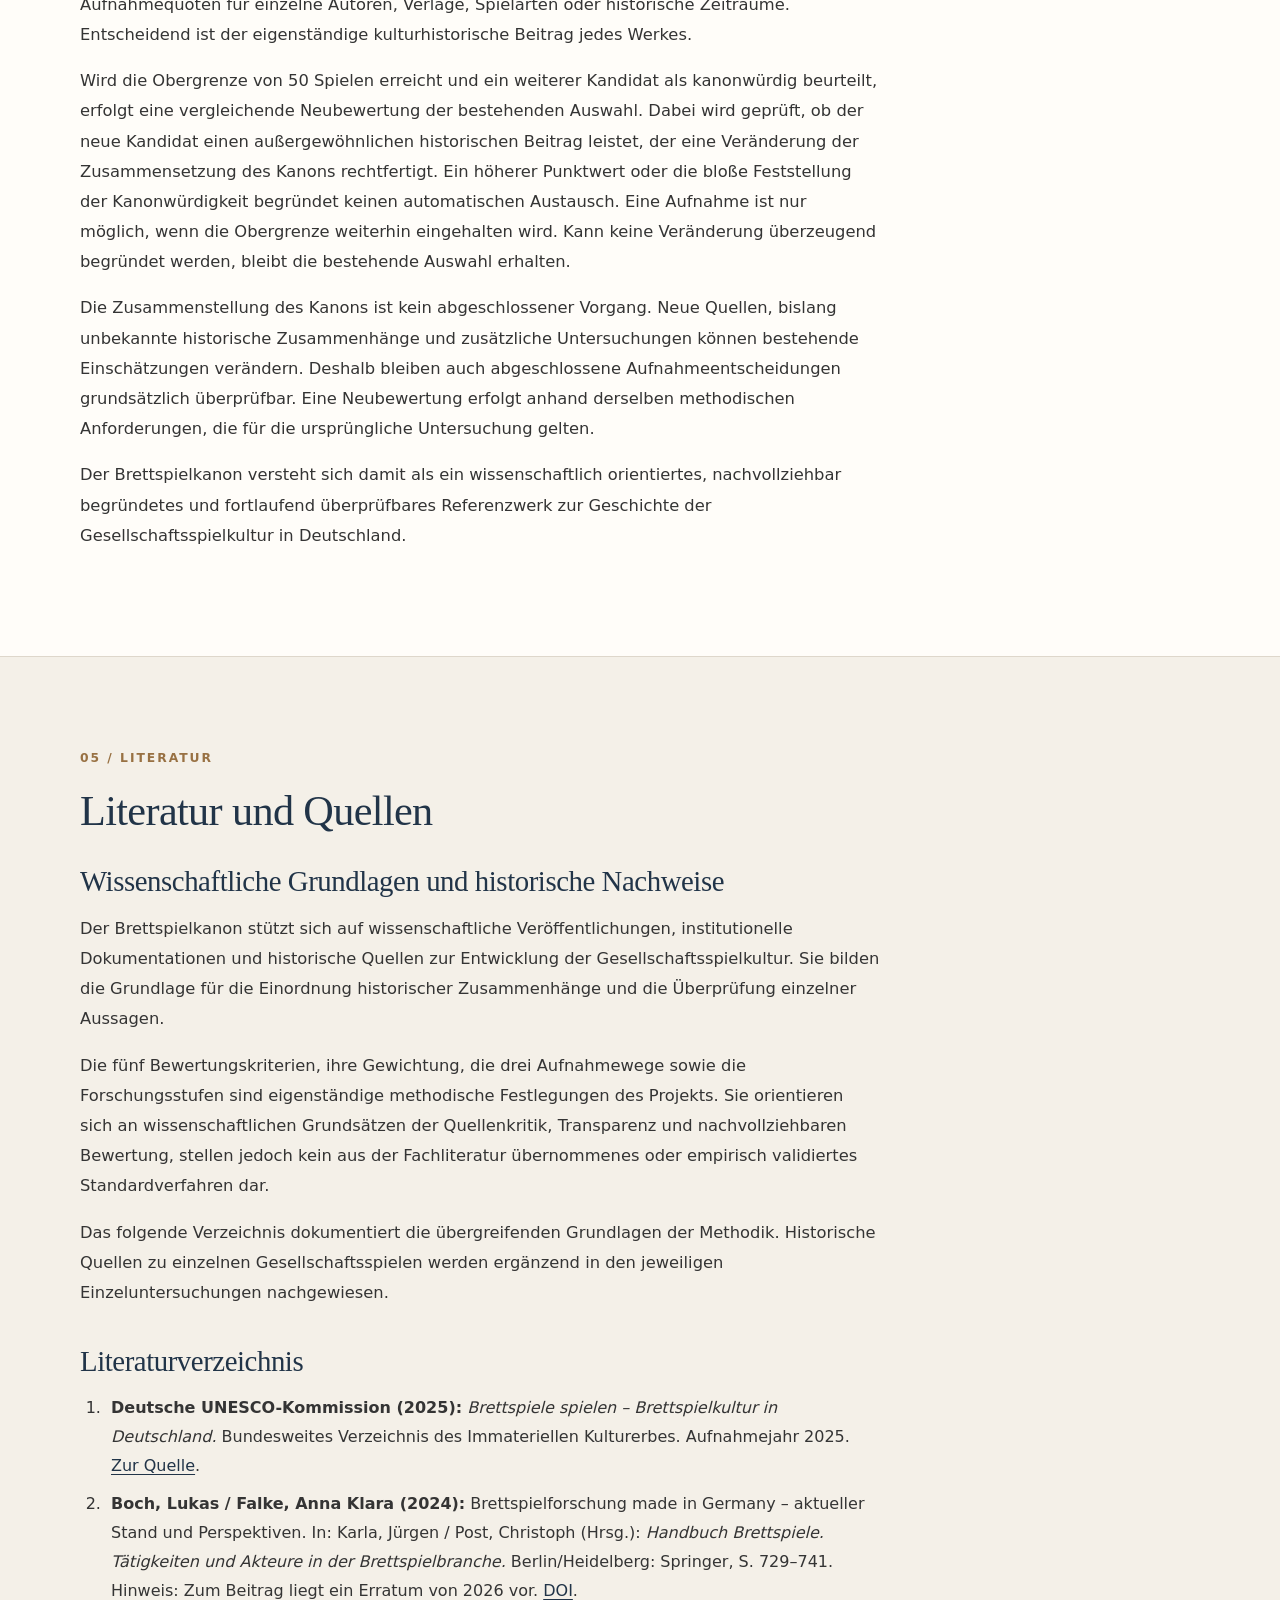
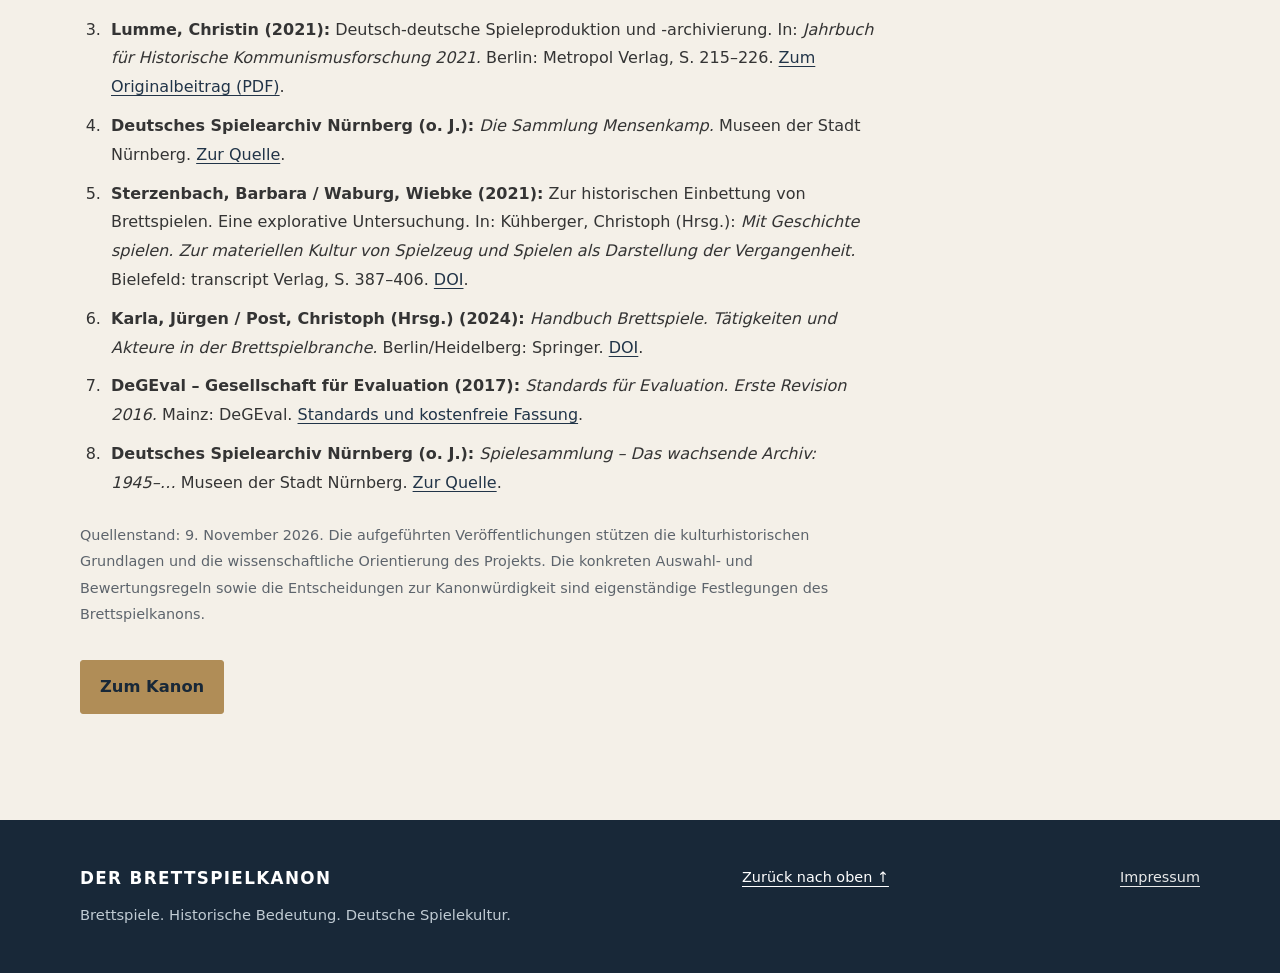
<file: methodik.html>
<!DOCTYPE html>

<html lang="de"><head><meta charset="utf-8"/><meta content="width=device-width, initial-scale=1" name="viewport"/><meta content="Die Methodik des Brettspielkanons: Kriterien, Gewichtung, Quellen, historische Einordnung und nachvollziehbare Auswahl analoger Gesellschaftsspiele." name="description"/><meta content="#213448" name="theme-color"/><title>Die Methodik | Der Brettspielkanon</title><style>
/* Der Brettspielkanon: konsolidiertes Stylesheet für die Methodikseite.
   Bestehende Farbwelt, Typografie und Seitengrößen werden beibehalten. */
:root {
  --navy:#213448; --navy-deep:#182838; --ivory:#f4f0e8;
  --paper:#fffdf9; --gold:#b08d57; --ink:#343434;
  --muted:#5d646c; --line:#dcd4c7; --soft:#eae3d7;
}
* { box-sizing:border-box; }
html { scroll-behavior:smooth; scroll-padding-top:24px; }
body { margin:0; background:var(--ivory); color:var(--ink);
  font:1rem/1.8 system-ui,-apple-system,"Segoe UI",Arial,sans-serif; }
a { color:inherit; }
a:focus-visible, summary:focus-visible { outline:3px solid var(--gold); outline-offset:3px; }
.container { width:min(1120px,calc(100% - 44px)); margin-inline:auto; }
h1,h2,h3,h4 { font-family:Georgia,"Times New Roman",serif; font-weight:normal;
  line-height:1.25; letter-spacing:-.015em; color:var(--navy); }
.site-header { background:var(--navy-deep); color:#fff; border-bottom:1px solid #415365; }
.header-inner { min-height:86px; display:flex; justify-content:space-between;
  align-items:center; gap:24px; }
.brand { color:#fff; font-size:1.05rem; font-weight:750; text-decoration:none;
  letter-spacing:.08em; line-height:1.3; }
.site-nav { display:flex; flex-wrap:wrap; gap:10px 25px; }
.site-nav a { color:#f0eee9; font-size:.92rem; text-decoration:none; }
.site-nav a:hover,.site-nav a.current { color:#e8c991; }
.site-nav a.current { text-decoration:underline; text-underline-offset:6px; }
.hero { background:var(--navy); color:#fff; min-height:380px; display:flex; align-items:center; }
.hero .container { padding-block:60px; }
.hero h1 { color:#fff; margin:0 0 16px; font-size:clamp(2.5rem,3.9vw,3.75rem); }
.gold-line { width:68px; height:3px; background:var(--gold); margin-bottom:15px; }
.hero-description { margin:0; max-width:850px; color:#e0e5e9; font-size:1rem; line-height:1.65; }
.method-band { padding:clamp(58px,7vw,100px) 0; border-top:1px solid #ded7cb; }
.method-band-ivory { background:var(--ivory); }
.method-band-paper { background:var(--paper); }
.eyebrow { margin:0 0 16px; color:#987143; font-size:.77rem;
  font-weight:760; text-transform:uppercase; letter-spacing:.16em; }
.section-title { margin:0 0 26px; max-width:900px; font-size:clamp(1.95rem,3.3vw,2.75rem); }
.method-text { max-width:800px; }
.method-text p { margin:0 0 16px; font-size:1.02rem; line-height:1.85; }
.method-text h3 { font-size:clamp(1.35rem,2.35vw,1.8rem); margin:36px 0 14px; }
.method-text h3:first-child { margin-top:0; }
.method-text h4 { margin:28px 0 10px; font-size:1.27rem; }
.method-text ul,.method-text ol { padding-left:25px; margin:12px 0 24px; }
.method-text li { margin-bottom:10px; line-height:1.8; }
.method-text table { border-collapse:collapse; width:100%; margin:14px 0 25px; font-size:.97rem; }
.method-text .table-wrap { overflow-x:auto; }
.method-text th,.method-text td { padding:10px 14px; border-bottom:1px solid var(--line); text-align:left; }
.method-text th { background:var(--soft); color:var(--navy); }
.method-text td:last-child:not(:first-child) { font-variant-numeric:tabular-nums; }
.method-text .compact-table th:last-child,.method-text .compact-table td:last-child { white-space:nowrap; text-align:right; }
.method-text .definition-note { margin:16px 0 24px; padding:15px 19px;
  background:#ede6da; border-left:3px solid var(--gold); color:var(--muted);
  font-size:.94rem; line-height:1.7; }
.method-band-paper .definition-note { background:#f4f0e8; }
.method-text .source-ref { font-size:.8em; font-weight:650; color:#735327;
  text-decoration:none; vertical-align:super; white-space:nowrap; }
.method-text .source-ref:hover { text-decoration:underline; }
.criteria-item { padding:4px 0 18px; border-bottom:1px solid var(--line); }
.criteria-item:last-of-type { border-bottom:0; }
.criteria-item h4 { margin-top:20px; }
.criteria-item details { border:1px solid var(--line); border-radius:4px;
  margin:14px 0 8px; background:rgba(255,255,255,.44); }
.criteria-item details summary { cursor:pointer; padding:10px 15px; color:var(--navy);
  font-weight:650; line-height:1.5; }
.criteria-item details .detail-content { padding:5px 17px 13px; }
.criteria-item details p:last-child { margin-bottom:0; }
.method-text .status-grid { display:grid; grid-template-columns:repeat(2,minmax(0,1fr));
  gap:12px; margin:18px 0 27px; }
.status-grid article { border:1px solid var(--line); padding:15px 18px; background:rgba(255,255,255,.4); }
.status-grid h4 { margin:0 0 7px; font-family:system-ui,-apple-system,"Segoe UI",sans-serif;
  font-size:1rem; font-weight:700; letter-spacing:0; }
.status-grid p { font-size:.95rem; line-height:1.65; margin:0; }
.sources-list { padding-left:26px!important; }
.sources-list li { padding-left:5px; overflow-wrap:anywhere; }
.sources-list a { color:var(--navy); text-decoration:underline; text-underline-offset:3px; }
.sources-footnote { margin-top:20px!important; color:var(--muted); font-size:.9rem!important; }
.method-end { margin-top:32px!important; }
.button { display:inline-block; padding:11px 19px; background:var(--gold); color:var(--navy-deep);
  border:1px solid var(--gold); border-radius:3px; text-decoration:none; font-weight:700; }
.button:hover { background:#dec08e; border-color:#dec08e; }
.site-footer { background:var(--navy-deep); color:#e8e9e9; padding:45px 0; }
.footer-inner { display:flex; justify-content:space-between; flex-wrap:wrap; gap:20px; align-items:start; }
.footer-inner p { margin:8px 0 0; color:#c0cbd3; font-size:.92rem; }
.footer-note { max-width:450px; font-size:.85rem; }
.back-top { color:#fff; font-size:.9rem; text-underline-offset:4px; }
.legal-links { display:flex; align-items:flex-start; gap:20px; }
.footer-imprint { color:#e8e9e9; text-decoration:underline; text-underline-offset:4px; font-size:.9rem; }
.footer-imprint:hover { color:#e8c991; }
@media(max-width:900px) {
  .header-inner { flex-direction:column; align-items:flex-start; padding-block:22px; }
}
@media(max-width:610px) {
  .container { width:calc(100% - 32px); }
  .hero { min-height:auto; }
  .hero .container { padding-block:48px; }
  .hero h1 { font-size:clamp(2.2rem,8vw,3.2rem); }
  .method-band { padding:48px 0; }
  .method-text .status-grid { grid-template-columns:1fr; }
  .method-text th,.method-text td { padding:9px 11px; }
}
@media(prefers-reduced-motion:reduce) { html { scroll-behavior:auto; } }
</style></head><body id="oben"><header class="site-header">
<div class="container header-inner">
<a aria-label="Der Brettspielkanon – zur Startseite" class="brand" href="index.html">DER BRETTSPIELKANON</a>
<nav aria-label="Hauptnavigation" class="site-nav"><a href="index.html">Startseite</a><a href="kanon.html">Der Kanon</a><a aria-current="page" class="current" href="methodik.html">Die Methodik</a><a href="projektplan.html">Projektplan</a></nav>
</div>
</header><main><section aria-labelledby="method-page-title" class="hero"><div class="container"><h1 id="method-page-title">Die Methodik</h1><div aria-hidden="true" class="gold-line"></div><p class="hero-description">Historische Bedeutung analoger Gesellschaftsspiele: Grundlagen, Bewertung, Kanonwürdigkeit, Forschungsprozess und Quellen.</p></div></section><section aria-labelledby="grundlagen-title" class="method-band method-band-ivory" id="grundlagen"><div class="container"><p aria-hidden="true" class="eyebrow">01 / GRUNDLAGEN</p><h2 class="section-title" id="grundlagen-title">Der kulturelle und historische Rahmen</h2><div class="method-text">
<h3>Warum ein Brettspielkanon?</h3>
<p>Gesellschaftsspiele sind kulturelle Zeugnisse ihrer Zeit. Sie spiegeln Vorstellungen vom Spielen wider, schaffen gemeinsame Erfahrungen und können die Entwicklung späterer Spiele entscheidend beeinflussen. Der Brettspielkanon untersucht jene Werke, die innerhalb dieser Geschichte einen außergewöhnlichen, eigenständigen Beitrag geleistet haben.</p>
<p>Das Projekt ist weder eine Bestenliste noch eine vollständige Geschichte aller Gesellschaftsspiele. Es ist ein kulturhistorisches Referenzwerk, das die Bedeutung ausgewählter Spiele anhand nachvollziehbarer Kriterien, historischer Quellen und des Vergleichs mit verwandten Werken begründet.</p>
<h3>Was versteht der Kanon unter Brettspielkultur?</h3>
<p>Analoge Gesellschaftsspielkultur umfasst die historisch gewachsenen Formen der Entwicklung, Verbreitung und Nutzung von Gesellschaftsspielen sowie die damit verbundenen Spielgewohnheiten, Gemeinschaften, Institutionen und kulturellen Bedeutungen. Brett-, Karten- und Würfelspiele werden gleichberechtigt berücksichtigt; digitale Spiele gehören nicht zum Untersuchungsgegenstand. <a aria-label="Quelle 1" class="source-ref" href="#quelle-1">[1]</a> <a aria-label="Quelle 2" class="source-ref" href="#quelle-2">[2]</a> <a aria-label="Quelle 4" class="source-ref" href="#quelle-4">[4]</a></p>
<p>Entscheidend ist der nachweisbare Bezug zur Gesellschaftsspielkultur in Deutschland, nicht das Herkunftsland eines Spiels. Die Anerkennung des Brettspielens als immaterielles Kulturerbe betrifft die kulturelle Praxis und ist keine Auszeichnung oder Kanonentscheidung für einzelne Spiele. <a aria-label="Quelle 1" class="source-ref" href="#quelle-1">[1]</a> <a aria-label="Quelle 5" class="source-ref" href="#quelle-5">[5]</a></p>
<p class="definition-note">Die Arbeitsdefinition und die Grenzen des Untersuchungsgegenstands sind Festlegungen des Brettspielkanons; sie sind keine wörtlich übernommene Begriffsdefinition einer einzelnen Quelle.</p>
<h3>Warum liegt der Schwerpunkt auf Spielen seit 1945?</h3>
<p>Der Brettspielkanon konzentriert sich auf die Entwicklung der Gesellschaftsspielkultur in Deutschland seit 1945. Die zeitliche Abgrenzung erfasst unterschiedliche historische Entwicklungen in Ost- und Westdeutschland. Sie bedeutet weder, dass moderne Spielideen erst 1945 entstanden seien, noch, dass ältere Spiele grundsätzlich unbedeutend wären. <a aria-label="Quelle 2" class="source-ref" href="#quelle-2">[2]</a> <a aria-label="Quelle 3" class="source-ref" href="#quelle-3">[3]</a> <a aria-label="Quelle 8" class="source-ref" href="#quelle-8">[8]</a></p>
<p>Auch Spiele, die vor 1945 erschienen sind, können in begründeten Ausnahmefällen aufgenommen werden. Dafür müssen alle drei besonderen Voraussetzungen überzeugend erfüllt sein:</p>
<ol>
<li><strong>Außergewöhnliche Wirkung seit 1945:</strong> Das Spiel muss nach 1945 eine eigenständige, nachweisbare und außergewöhnliche Bedeutung für die deutsche Gesellschaftsspielkultur entfaltet haben. Bloße Bekanntheit oder weitere Verfügbarkeit reichen nicht aus.</li>
<li><strong>Historische Unverzichtbarkeit:</strong> Ohne das Spiel ließe sich eine wesentliche Entwicklung der deutschen Gesellschaftsspielkultur seit 1945 nicht angemessen erklären. Der entsprechende Zusammenhang muss benannt und belegt werden.</li>
<li><strong>Eigenständiger historischer Beitrag:</strong> Der Beitrag darf nicht bereits durch ein anderes, jüngeres Kanonspiel ausreichend repräsentiert sein.</li>
</ol>
<p>Ist die Quellenlage dafür nicht ausreichend, bleibt die Entscheidung offen. Eine fehlende Bestätigung wird nicht automatisch als Gegenbeweis gewertet.</p>
</div></div></section><section aria-labelledby="bewertung-title" class="method-band method-band-paper" id="bewertung"><div class="container"><p aria-hidden="true" class="eyebrow">02 / BEWERTUNG</p><h2 class="section-title" id="bewertung-title">Wie werden Spiele bewertet?</h2><div class="method-text">
<h3>Fünf Kriterien und ihre Gewichtung</h3>
<p>Die historische Bedeutung eines Gesellschaftsspiels wird anhand von fünf getrennt begründeten Kriterien untersucht. Die Gewichtungen beschreiben die inhaltlichen Schwerpunkte des Brettspielkanons; sie sind projektspezifisch und weder wissenschaftlich vorgegeben noch empirisch validiert.</p>
<div class="table-wrap"><table class="compact-table"><thead><tr><th scope="col">Bewertungskriterium</th><th scope="col">Gewicht</th></tr></thead><tbody>
<tr><td>Innovation</td><td>25 %</td></tr><tr><td>Einfluss auf spätere Spiele</td><td>30 %</td></tr><tr><td>Kulturelle Bedeutung in Deutschland</td><td>25 %</td></tr><tr><td>Nachhaltigkeit</td><td>15 %</td></tr><tr><td>Deutsche Branchenwirkung</td><td>5 %</td></tr></tbody></table></div>
<p>Die kurze Beschreibung jedes Kriteriums kann bei Bedarf über die ausführliche Definition ergänzt werden.</p>
<div class="criteria-item"><h4 id="kriterium-1">1. Innovation (25 %)</h4><p>Bewertet werden eigenständige spielmechanische, gestalterische oder konzeptionelle Neuerungen im historischen Vergleich.</p><details><summary>Ausführliche Definition anzeigen</summary><div class="detail-content"><p>Eine Neuerung kann in der erstmaligen Einführung eines Prinzips, seiner wegweisenden Weiterentwicklung oder in einer zuvor nicht in dieser Form realisierten Kombination bekannter Elemente bestehen. Diese Innovationsformen sind gleichberechtigt, sofern ihr eigenständiger historischer Beitrag bedeutsam ist.</p><p>Die Beurteilung erfolgt aus der Perspektive des Erscheinungszeitpunkts anhand relevanter Vorläufer und zeitgenössischer Werke. Eine lediglich neue Bezeichnung, bloße Popularisierung oder geringfügige Abwandlung genügt nicht. Spätere Spielfassungen werden gesondert beurteilt, soweit sie das Konzept grundlegend verändern. Eine historisch neuartige Idee ist nicht bereits allein aufgrund ihrer Neuartigkeit außergewöhnlich bedeutsam.</p></div></details></div><div class="criteria-item"><h4 id="kriterium-2">2. Einfluss auf spätere Spiele (30 %)</h4><p>Untersucht wird, ob ein Werk spätere, unabhängig entstandene Spiele nachweisbar geprägt hat.</p><details><summary>Ausführliche Definition anzeigen</summary><div class="detail-content"><p>Maßgeblich ist der tatsächliche Einfluss auf die Entwicklung späterer eigenständiger Werke. Direkte historische Zeugnisse – etwa Entwicklungsberichte oder Aussagen der Beteiligten – sind besonders aussagekräftig. Auch eine überzeugend rekonstruierte indirekte Einflusslinie kann genügen. Bloße mechanische Ähnlichkeit, zeitliche Abfolge oder Bekanntheit belegen keinen Einfluss.</p><p>Fortsetzungen, Erweiterungen und weitere Titel derselben Reihe gelten nicht automatisch als unabhängige Belege. Die Zahl beeinflusster Spiele entscheidet nicht allein: Auch eine einzelne außergewöhnlich folgenreiche Einflussbeziehung kann historisch bedeutsam sein. Künftige, noch nicht belegbare Entwicklungen dürfen nicht unterstellt werden.</p></div></details></div><div class="criteria-item"><h4 id="kriterium-3">3. Kulturelle Bedeutung in Deutschland (25 %)</h4><p>Bewertet wird die tatsächliche gesellschaftliche und kulturelle Wirkung eines Spiels in Deutschland.</p><details><summary>Ausführliche Definition anzeigen</summary><div class="detail-content"><p>Dazu zählen insbesondere Spielgewohnheiten, gesellschaftliche Verankerung, Spieltraditionen, die Erschließung neuer Gruppen, öffentliche Rezeption und kulturelle Symbolfunktionen. Eine außergewöhnliche Wirkung kann auch ohne grundlegende mechanische Innovation bestehen und sich innerhalb eines historisch bedeutsamen Teilbereichs entfalten.</p><p>Verkaufszahlen, Auszeichnungen oder öffentliche Bekanntheit können Hinweise geben, ersetzen aber keine Prüfung der tatsächlichen kulturellen Bedeutung. Entscheidend sind die Qualität und Aussagekraft der Quellen und der historische Kontext. Die Dauer einer Wirkung wird gesondert unter Nachhaltigkeit behandelt.</p></div></details></div><div class="criteria-item"><h4 id="kriterium-4">4. Nachhaltigkeit (15 %)</h4><p>Bewertet wird die zeitliche Beständigkeit der Spielpraxis oder der kulturellen und historischen Rezeption.</p><details><summary>Ausführliche Definition anzeigen</summary><div class="detail-content"><p>Nachhaltigkeit kann sich in fortgesetztem Spielen, anhaltender kultureller Rezeption, wiederkehrender Beschäftigung oder späterer Wiederentdeckung zeigen. Auch die fortbestehende Bedeutung als historischer Bezugspunkt kann relevant sein. Die bloße Aufbewahrung in einer Sammlung reicht nicht aus.</p><p>Ein junges Spiel erhält allein wegen seines Alters keinen automatischen Punktabzug; ebenso ergibt sich aus einem hohen Alter kein Bonus. Maßgeblich ist der zum dokumentierten Untersuchungszeitpunkt historisch nachweisbare Zeitraum. Ungewisse künftige Wirkung darf nicht vorweggenommen werden.</p></div></details></div><div class="criteria-item"><h4 id="kriterium-5">5. Deutsche Branchenwirkung (5 %)</h4><p>Untersucht werden nachweisbare, über den Einzelfall hinaus bedeutsame Auswirkungen auf die deutsche Gesellschaftsspielbranche.</p><details><summary>Ausführliche Definition anzeigen</summary><div class="detail-content"><p>Berücksichtigt werden strukturelle, wirtschaftliche und organisatorische Veränderungen, beispielsweise bei Verlagen, Produktionsweisen, Vertriebsstrukturen, Marktsegmenten und Arbeitsformen. Auswirkungen eines einzelnen Unternehmens können relevant sein, wenn sie über dieses Unternehmen hinaus branchenprägend wirken. <a aria-label="Quelle 6" class="source-ref" href="#quelle-6">[6]</a></p><p>Auch international entstandene Spiele sind berücksichtigungsfähig. Direkte und überzeugende indirekte Belege können eine Wirkung stützen. Verkaufszahlen oder der wirtschaftliche Erfolg eines einzelnen Titels sind für sich genommen kein ausreichender Nachweis einer außergewöhnlichen Branchenwirkung.</p></div></details></div>
<h3>Bewertungsskala und Belegsicherheit</h3>
<p>Jedes Kriterium wird auf einer ordinalen Skala von 0 bis 4 bewertet. Die Zahl beschreibt die historische Bedeutung des jeweils untersuchten Beitrags, keine exakte Messgröße.</p>
<div class="table-wrap"><table><thead><tr><th scope="col">Wert</th><th scope="col">Bedeutung</th></tr></thead><tbody>
<tr><th scope="row">0</th><td>Nach ausreichend gründlicher Untersuchung ist kein relevanter eigenständiger Beitrag feststellbar.</td></tr>
<tr><th scope="row">1</th><td>Geringer oder eng begrenzter historischer Beitrag.</td></tr>
<tr><th scope="row">2</th><td>Historisch relevanter Beitrag, der die Entwicklung jedoch nicht wesentlich geprägt hat.</td></tr>
<tr><th scope="row">3</th><td>Bedeutender Beitrag mit nachweisbar erheblicher historischer Wirkung.</td></tr>
<tr><th scope="row">4</th><td>Außergewöhnliche historische Bedeutung; auch eine einzelne herausragende Leistung kann genügen.</td></tr>
<tr><th scope="row">NB</th><td>Nicht bewertbar: Die Quellenlage trägt nicht einmal eine vorläufig begründete Punktvergabe.</td></tr>
</tbody></table></div>
<p>NB bezeichnet ausdrücklich keine Null. Das Fehlen hinreichender Belege darf nicht mit dem belegten Fehlen einer historischen Leistung gleichgesetzt werden.</p>
<p>Für <em>jedes einzelne Kriterium</em> wird die Belegsicherheit zusätzlich dokumentiert:</p>
<ul><li><strong>A – Hohe Belegsicherheit:</strong> Die konkrete Kriterienbewertung ist durch besonders tragfähige Quellen und Argumente abgesichert.</li>
<li><strong>B – Begründete Belegsicherheit:</strong> Die Bewertung ist gut nachvollziehbar, die Quellen- oder Argumentationslage weist jedoch erkennbare Grenzen auf.</li>
<li><strong>C – Vorläufig begründete Bewertung:</strong> Die Punktvergabe ist nachvollziehbar, beruht jedoch noch auf einer begrenzten, unsicheren oder weiter zu prüfenden Grundlage.</li></ul>
<p>Auch ein indirekter Nachweis kann die Belegsicherheit A erreichen, wenn die historische Argumentation entsprechend tragfähig ist. Nicht die Anzahl der Quellen, sondern ihre Qualität und die Überzeugungskraft der konkreten Begründung sind entscheidend. NB erhält keine Belegsicherheitsklasse. Transparenz und sorgfältige Dokumentation orientieren sich an allgemeinen wissenschaftlichen Qualitätsgrundsätzen. <a aria-label="Quelle 7" class="source-ref" href="#quelle-7">[7]</a></p>
<h3>Gesamtbewertung und historische Einordnung</h3>
<p>Die fünf Punktwerte werden entsprechend ihrer Gewichtung zu einem Gesamtindex von 0 bis 100 zusammengeführt. Dieser ermöglicht eine systematische Orientierung, ist aber kein präzises Maß historischer Bedeutung und kein automatisches Eintrittskriterium. Die entscheidende Frage bleibt, welcher außergewöhnliche historische Beitrag durch Quellen und Vergleiche überzeugend begründet ist.</p>
<p>Liegt bei einem Kriterium NB vor, wird kein vollständiger Gesamtindex ausgewiesen. Bei Bedarf kann ein hypothetischer Wertebereich unter ausdrücklich gekennzeichneten Annahmen dargestellt werden. Bewertungen der Belegsicherheitsklasse C fließen mit ihrem begründeten Punktwert ein; das Gesamtergebnis bleibt dann jedoch als vorläufig gekennzeichnet.</p>
<p>Weder ein hoher Punktwert noch die Verteilung der Gewichte ersetzt das historische Gesamturteil. Für die Kanonentscheidung gelten die drei Aufnahmewege aus Kapitel 03.</p>
</div></div></section><section aria-labelledby="kanonwuerdigkeit-title" class="method-band method-band-ivory" id="kanonwuerdigkeit"><div class="container"><p aria-hidden="true" class="eyebrow">03 / KANONWÜRDIGKEIT</p><h2 class="section-title" id="kanonwuerdigkeit-title">Kanonwürdigkeit</h2><div class="method-text">
<h3>Drei Wege in den Kanon</h3>
<p>Nicht jedes historisch bedeutende Gesellschaftsspiel ist automatisch kanonwürdig. Der Brettspielkanon beschränkt sich auf Werke, die einen außergewöhnlichen, eigenständigen Beitrag zur Geschichte und Entwicklung der Gesellschaftsspielkultur geleistet haben. Maßgeblich ist die überzeugend begründete historische Bedeutung, nicht allein die Höhe einer Bewertung.</p>
<p>Für die Kanonwürdigkeit bestehen drei gleichberechtigte Aufnahmewege: als Innovationspionier, als kulturprägendes Werk oder als historischer Entwicklungswegweiser. Diese Wege beschreiben unterschiedliche Formen historischer Bedeutung. Sie schließen einander nicht aus und können bei einem Spiel gemeinsam vorliegen.</p>
<p>Unabhängig vom Aufnahmeweg muss ein nachvollziehbarer Bezug zur deutschen Gesellschaftsspielkultur bestehen. Auch international entwickelte Spiele können aufgenommen werden, sofern ihre außergewöhnliche historische Bedeutung für die Spielkultur in Deutschland nachweisbar ist. Die bloße Veröffentlichung einer deutschsprachigen Ausgabe genügt dafür nicht. Für Spiele vor 1945 gelten zusätzlich die besonderen Aufnahmevoraussetzungen der zeitlichen Abgrenzung.</p>
<h3>Weg A – Innovationspionier</h3>
<p>Ein Gesellschaftsspiel kann als Innovationspionier kanonwürdig sein, wenn es eine außergewöhnliche eigenständige spielmechanische, gestalterische oder konzeptionelle Neuerung hervorgebracht hat. Dazu zählen die erstmalige Einführung eines Spielprinzips, seine wegweisende Weiterentwicklung oder die innovative Verbindung bereits bekannter Elemente. Eine vollständige Neuerfindung ist nicht erforderlich.</p>
<p>Die Eigenständigkeit der Innovationsleistung wird anhand relevanter historischer Vorläufer beurteilt. Entscheidend ist die Neuerung der untersuchten Spielfassung zum Zeitpunkt ihrer Veröffentlichung. Bloße Originalität, geringfügige Veränderungen oder die größere Verbreitung bekannter Prinzipien reichen nicht aus.</p>
<p>Über die Neuartigkeit hinaus muss die historische Tragweite der Innovation nachvollziehbar begründet werden. Sie kann sich insbesondere in einer grundlegenden Veränderung des Spielerlebnisses, einer außergewöhnlichen konzeptionellen Leistung, der zeitgenössischen Rezeption oder nachweisbaren späteren Entwicklungen zeigen. Ein direkter Einfluss auf spätere eigenständige Spiele ist nicht zwingend erforderlich. Auszeichnungen und kommerzieller Erfolg begründen für sich genommen keine Kanonwürdigkeit.</p>
<h3>Weg B – Kulturprägendes Werk</h3>
<p>Ein Gesellschaftsspiel kann als kulturprägendes Werk kanonwürdig sein, wenn es eine außergewöhnliche, eigenständige Bedeutung für die deutsche Gesellschaftsspielkultur erlangt hat. Diese kann sich in einer besonders breiten gesellschaftlichen Verankerung oder einer tiefgreifenden Wirkung innerhalb eines historisch bedeutsamen Teilbereichs ausdrücken. Eine außergewöhnliche spielmechanische Innovation ist dafür nicht erforderlich.</p>
<p>Kulturelle Prägung kann sich in veränderten Spielgewohnheiten, gemeinsamen Spielerfahrungen und Spieltraditionen, der Erschließung neuer gesellschaftlicher Gruppen sowie einer besonderen öffentlichen Rezeption oder kulturellen Symbolfunktion zeigen. Entscheidend ist die anhand geeigneter historischer Quellen belegte Wirkung in Deutschland. Bekanntheit, kommerzieller Erfolg oder die thematische Gestaltung eines Spiels genügen dafür allein nicht. Eine jahrzehntelange Beständigkeit ist keine zwingende Voraussetzung.</p>
<p>Für die Kanonwürdigkeit muss das Spiel einen außergewöhnlichen, eigenständigen kulturhistorischen Beitrag leisten, der seine Aufnahme im Vergleich zu anderen bedeutenden Werken rechtfertigt. Mehrere Spiele können innerhalb derselben kulturellen Tradition kanonwürdig sein, sofern sie jeweils eine eigenständige historische Bedeutung besitzen. Vollständige Einzigartigkeit ist nicht erforderlich.</p>
<h3>Weg C – Historischer Entwicklungswegweiser</h3>
<p>Ein Gesellschaftsspiel kann als historischer Entwicklungswegweiser kanonwürdig sein, wenn es einen eigenständigen, außergewöhnlich bedeutsamen Beitrag zur Entwicklung späterer Gesellschaftsspiele geleistet hat. Dieser kann in der wesentlichen Weiterentwicklung bestehender Spielprinzipien, ihrer historisch bedeutsamen Bündelung und Systematisierung oder ihrer wegweisenden Vermittlung an spätere Werke liegen. Eine außergewöhnliche eigenständige Innovation ist dafür nicht zwingend erforderlich.</p>
<p>Die historische Bedeutung wird anhand relevanter Vorläufer und Nachfolger untersucht. Erforderlich ist ein nachweisbarer Einfluss auf spätere eigenständige Spiele. Direkte historische Belege werden bevorzugt; überzeugend rekonstruierte indirekte Einflusslinien können ebenfalls berücksichtigt werden. Bloße Ähnlichkeiten, zeitliche Abfolgen oder eine größere Popularisierung bekannter Prinzipien reichen nicht aus.</p>
<p>Über den Einflussnachweis hinaus muss die außergewöhnliche Tragweite des eigenständigen Entwicklungsbeitrags begründet werden. Maßgeblich sind seine Bedeutung für die Gestaltung späterer Spiele und seine Stellung innerhalb der historischen Entwicklungslinie. Auch eine einzelne besonders folgenreiche Einflussbeziehung kann ausreichen. Die Bedeutung eines späteren Spiels darf jedoch nicht automatisch auf seine Vorläufer übertragen werden; alternative Einflüsse und parallele Entwicklungen sind zu berücksichtigen.</p>
<h3>Wie wird über die Kanonwürdigkeit entschieden?</h3>
<p>Die Aufnahmeentscheidung beruht auf einem begründeten historischen Gesamturteil. Die fünf gewichteten Bewertungskriterien unterstützen die Untersuchung, entscheiden jedoch nicht allein über die Kanonwürdigkeit. Ausschlaggebend ist, ob mindestens einer der drei Aufnahmewege überzeugend erfüllt wird.</p>
<p>Dafür werden die besonderen Leistungen eines Spiels im Zusammenhang ihrer historischen Entwicklung betrachtet. Relevante Vorläufer, Nachfolger und vergleichbare Werke werden ebenso berücksichtigt wie die Quellenlage, alternative historische Einordnungen und mögliche Gegenargumente. Eine hohe Bekanntheit, zahlreiche Auszeichnungen oder ein hoher Gesamtindex begründen für sich genommen keine Aufnahme.</p>
<p>Die Aufnahmebegründung muss erkennen lassen, welche historische Leistung die besondere Stellung des Spiels rechtfertigt. Die wesentlichen Argumente und Quellen werden nachvollziehbar dokumentiert. Solange entscheidende Fragen nicht ausreichend geklärt sind, bleibt die Einschätzung vorläufig. Neue historische Erkenntnisse können zu einer erneuten Prüfung bisheriger Entscheidungen führen.</p>
</div></div></section><section aria-labelledby="forschungsprozess-title" class="method-band method-band-paper" id="forschungsprozess"><div class="container"><p aria-hidden="true" class="eyebrow">04 / FORSCHUNGSPROZESS</p><h2 class="section-title" id="forschungsprozess-title">Von der Untersuchung zur Entscheidung</h2><div class="method-text">
<h3>Die vier Forschungsstufen</h3>
<p>Die Untersuchung eines Gesellschaftsspiels erfolgt in mehreren aufeinander aufbauenden Forschungsstufen. Sie dokumentieren, wie weit die historische Prüfung fortgeschritten ist und in welchem Umfang eine begründete Entscheidung über die Kanonwürdigkeit bereits möglich ist.</p>
<div class="status-grid">
<article><h4>F0 – Identifiziert</h4><p>Das Spiel wurde als möglicher Untersuchungskandidat erfasst. Erste Hinweise auf seine historische Bedeutung können vorliegen, eine systematische Bewertung hat jedoch noch nicht stattgefunden.</p></article>
<article><h4>F1 – Erste Quellenprüfung</h4><p>Grundlegende historische Informationen und verfügbare Quellen werden gesichtet. Dabei werden insbesondere die Entstehungsgeschichte, relevante Vorläufer und erste Anhaltspunkte für eine mögliche Kanonwürdigkeit betrachtet. Die Untersuchung dient der Orientierung und erlaubt noch keine öffentliche Aufnahmeempfehlung.</p></article>
<article><h4>F2 – Vertiefte vergleichende Untersuchung</h4><p>Das Spiel wird anhand der fünf Bewertungskriterien systematisch untersucht und mit historisch relevanten Werken verglichen. Die Quellenlage, mögliche Aufnahmewege sowie alternative Einordnungen und Gegenargumente werden geprüft. Auf dieser Grundlage kann eine begründete vorläufige Einschätzung der Kanonwürdigkeit erfolgen. Sind wesentliche Fragen noch ungeklärt, bleibt das Ergebnis offen.</p></article>
<article><h4>F3 – Entscheidungsreife Untersuchung</h4><p>Die wesentlichen historischen Fragen sind ausreichend untersucht, die relevanten Quellen und Vergleiche ausgewertet und mögliche Gegenargumente berücksichtigt. Die Untersuchung bietet damit eine tragfähige Grundlage für eine abschließende positive oder negative Kanonentscheidung.</p></article>
</div>
<p>Die Forschungsstufen beschreiben ausschließlich den Fortschritt der Untersuchung, nicht die historische Bedeutung eines Spiels. Auch eine vollständig abgeschlossene Untersuchung kann zu dem Ergebnis führen, dass ein Spiel nicht kanonwürdig ist.</p>
<h3>Vorläufige und endgültige Entscheidungen</h3>
<p>Der Forschungsfortschritt und die Einschätzung der Kanonwürdigkeit werden getrennt dokumentiert. Während die Forschungsstufen F0 bis F3 den Untersuchungsstand beschreiben, gibt der Aufnahmestatus Auskunft über das bisherige historische Gesamturteil.</p>
<p>Eine vorläufige Aufnahmeempfehlung ist frühestens ab Forschungsstufe F2 möglich. Sie setzt voraus, dass die vertiefte vergleichende Untersuchung bereits eine überzeugende Begründung für mindestens einen der drei Aufnahmewege liefert. Bestehen noch wesentliche Unsicherheiten oder reicht die Quellenlage für eine begründete Einschätzung nicht aus, bleibt die Aufnahmeentscheidung offen.</p>
<p>Mit Erreichen der Forschungsstufe F3 liegt eine ausreichend tragfähige Untersuchungsgrundlage für eine abschließende Entscheidung vor. Ein Spiel kann anschließend als kanonwürdig oder nicht kanonwürdig beurteilt werden. Entscheidend ist das dokumentierte historische Gesamturteil, nicht das Erreichen einer bestimmten Forschungsstufe oder Punktzahl allein.</p>
<p>Die Belegsicherheit einzelner Bewertungen wird unabhängig davon mit A, B oder C dokumentiert. Sie beschreibt die Verlässlichkeit der jeweiligen Bewertung, während die Forschungsstufe den Fortschritt der Gesamtuntersuchung kennzeichnet. Eine hohe Belegsicherheit einzelner Kriterien ersetzt keine vollständige historische Prüfung.</p>
<p>Auf der öffentlichen Kanonseite erscheinen ausschließlich Spiele mit einer begründeten positiven Aufnahmeentscheidung. Der Status „vorläufig“ kennzeichnet dabei eine noch nicht abgeschlossene Untersuchung, während „endgültig“ eine nach aktuellem Forschungsstand abgeschlossene und positiv entschiedene Untersuchung bezeichnet.</p>
<p>Auch endgültige Entscheidungen sind nicht unveränderlich. Neue historische Quellen, zusätzliche Vergleichsmöglichkeiten oder bislang unbekannte Entwicklungszusammenhänge können eine erneute Untersuchung und gegebenenfalls eine Überarbeitung der bisherigen Einschätzung erforderlich machen.</p>
<h3>Ein begrenzter und fortlaufend überprüfter Kanon</h3>
<p>Der Brettspielkanon ist bewusst auf höchstens 50 Gesellschaftsspiele begrenzt. Diese Zahl stellt eine Obergrenze dar, keine angestrebte Zielgröße. Die tatsächliche Anzahl richtet sich danach, welche Spiele die festgelegten Voraussetzungen für eine Aufnahme erfüllen. Eine Auffüllung auf eine bestimmte Anzahl findet nicht statt.</p>
<p>Der Kanon versteht sich nicht als Rangliste. Die aufgenommenen Spiele werden weder nach ihrer Beliebtheit noch nach Punktwerten in eine Rangfolge gebracht. Ebenso bestehen keine festen Aufnahmequoten für einzelne Autoren, Verlage, Spielarten oder historische Zeiträume. Entscheidend ist der eigenständige kulturhistorische Beitrag jedes Werkes.</p>
<p>Wird die Obergrenze von 50 Spielen erreicht und ein weiterer Kandidat als kanonwürdig beurteilt, erfolgt eine vergleichende Neubewertung der bestehenden Auswahl. Dabei wird geprüft, ob der neue Kandidat einen außergewöhnlichen historischen Beitrag leistet, der eine Veränderung der Zusammensetzung des Kanons rechtfertigt. Ein höherer Punktwert oder die bloße Feststellung der Kanonwürdigkeit begründet keinen automatischen Austausch. Eine Aufnahme ist nur möglich, wenn die Obergrenze weiterhin eingehalten wird. Kann keine Veränderung überzeugend begründet werden, bleibt die bestehende Auswahl erhalten.</p>
<p>Die Zusammenstellung des Kanons ist kein abgeschlossener Vorgang. Neue Quellen, bislang unbekannte historische Zusammenhänge und zusätzliche Untersuchungen können bestehende Einschätzungen verändern. Deshalb bleiben auch abgeschlossene Aufnahmeentscheidungen grundsätzlich überprüfbar. Eine Neubewertung erfolgt anhand derselben methodischen Anforderungen, die für die ursprüngliche Untersuchung gelten.</p>
<p>Der Brettspielkanon versteht sich damit als ein wissenschaftlich orientiertes, nachvollziehbar begründetes und fortlaufend überprüfbares Referenzwerk zur Geschichte der Gesellschaftsspielkultur in Deutschland.</p>
</div></div></section><section aria-labelledby="literatur-title" class="method-band method-band-ivory" id="literatur"><div class="container"><p aria-hidden="true" class="eyebrow">05 / LITERATUR</p><h2 class="section-title" id="literatur-title">Literatur und Quellen</h2><div class="method-text">
<h3>Wissenschaftliche Grundlagen und historische Nachweise</h3>
<p>Der Brettspielkanon stützt sich auf wissenschaftliche Veröffentlichungen, institutionelle Dokumentationen und historische Quellen zur Entwicklung der Gesellschaftsspielkultur. Sie bilden die Grundlage für die Einordnung historischer Zusammenhänge und die Überprüfung einzelner Aussagen.</p>
<p>Die fünf Bewertungskriterien, ihre Gewichtung, die drei Aufnahmewege sowie die Forschungsstufen sind eigenständige methodische Festlegungen des Projekts. Sie orientieren sich an wissenschaftlichen Grundsätzen der Quellenkritik, Transparenz und nachvollziehbaren Bewertung, stellen jedoch kein aus der Fachliteratur übernommenes oder empirisch validiertes Standardverfahren dar.</p>
<p>Das folgende Verzeichnis dokumentiert die übergreifenden Grundlagen der Methodik. Historische Quellen zu einzelnen Gesellschaftsspielen werden ergänzend in den jeweiligen Einzeluntersuchungen nachgewiesen.</p>
<h3>Literaturverzeichnis</h3>
<ol class="sources-list"><li id="quelle-1"><strong>Deutsche UNESCO-Kommission (2025):</strong> <em>Brettspiele spielen – Brettspielkultur in Deutschland.</em> Bundesweites Verzeichnis des Immateriellen Kulturerbes. Aufnahmejahr 2025. <a href="https://www.unesco.de/staette/brettspiele-spielen-brettspielkultur-in-deutschland/" rel="noopener noreferrer" target="_blank">Zur Quelle</a>.</li><li id="quelle-2"><strong>Boch, Lukas / Falke, Anna Klara (2024):</strong> Brettspielforschung made in Germany – aktueller Stand und Perspektiven. In: Karla, Jürgen / Post, Christoph (Hrsg.): <em>Handbuch Brettspiele. Tätigkeiten und Akteure in der Brettspielbranche.</em> Berlin/Heidelberg: Springer, S. 729–741. Hinweis: Zum Beitrag liegt ein Erratum von 2026 vor. <a href="https://doi.org/10.1007/978-3-662-68339-2_72" rel="noopener noreferrer" target="_blank">DOI</a>.</li><li id="quelle-3"><strong>Lumme, Christin (2021):</strong> Deutsch-deutsche Spieleproduktion und -archivierung. In: <em>Jahrbuch für Historische Kommunismusforschung 2021.</em> Berlin: Metropol Verlag, S. 215–226. <a href="https://www.kommunismusgeschichte.de/fileadmin/user_upload/12_JHK_2021_Lumme_215-226.pdf" rel="noopener noreferrer" target="_blank">Zum Originalbeitrag (PDF)</a>.</li><li id="quelle-4"><strong>Deutsches Spielearchiv Nürnberg (o. J.):</strong> <em>Die Sammlung Mensenkamp.</em> Museen der Stadt Nürnberg. <a href="https://museen.nuernberg.de/spielearchiv/sondersammlungen/sammlung-mensenkamp" rel="noopener noreferrer" target="_blank">Zur Quelle</a>.</li><li id="quelle-5"><strong>Sterzenbach, Barbara / Waburg, Wiebke (2021):</strong> Zur historischen Einbettung von Brettspielen. Eine explorative Untersuchung. In: Kühberger, Christoph (Hrsg.): <em>Mit Geschichte spielen. Zur materiellen Kultur von Spielzeug und Spielen als Darstellung der Vergangenheit.</em> Bielefeld: transcript Verlag, S. 387–406. <a href="https://doi.org/10.14361/9783839453582-019" rel="noopener noreferrer" target="_blank">DOI</a>.</li><li id="quelle-6"><strong>Karla, Jürgen / Post, Christoph (Hrsg.) (2024):</strong> <em>Handbuch Brettspiele. Tätigkeiten und Akteure in der Brettspielbranche.</em> Berlin/Heidelberg: Springer. <a href="https://doi.org/10.1007/978-3-662-68339-2" rel="noopener noreferrer" target="_blank">DOI</a>.</li><li id="quelle-7"><strong>DeGEval – Gesellschaft für Evaluation (2017):</strong> <em>Standards für Evaluation. Erste Revision 2016.</em> Mainz: DeGEval. <a href="https://www.degeval.org/degeval-standards/" rel="noopener noreferrer" target="_blank">Standards und kostenfreie Fassung</a>.</li><li id="quelle-8"><strong>Deutsches Spielearchiv Nürnberg (o. J.):</strong> <em>Spielesammlung – Das wachsende Archiv: 1945–…</em> Museen der Stadt Nürnberg. <a href="https://museen.nuernberg.de/spielearchiv/das-deutsche-spielearchiv/spielesammlung" rel="noopener noreferrer" target="_blank">Zur Quelle</a>.</li></ol>
<p class="sources-footnote">Quellenstand: 9. November 2026. Die aufgeführten Veröffentlichungen stützen die kulturhistorischen Grundlagen und die wissenschaftliche Orientierung des Projekts. Die konkreten Auswahl- und Bewertungsregeln sowie die Entscheidungen zur Kanonwürdigkeit sind eigenständige Festlegungen des Brettspielkanons.</p>
<p class="method-end"><a class="button" href="kanon.html">Zum Kanon</a></p>
</div></div></section></main><footer class="site-footer">
<div class="container footer-inner">
<div>
<a class="brand" href="index.html">DER BRETTSPIELKANON</a>
<p> Brettspiele. Historische Bedeutung. Deutsche Spielekultur.</p>

</div>
<a class="back-top" href="#oben">Zurück nach oben ↑</a>
<div class="legal-links"><a class="footer-imprint" href="impressum.html">Impressum</a></div></div>
</footer></body></html>
</file>
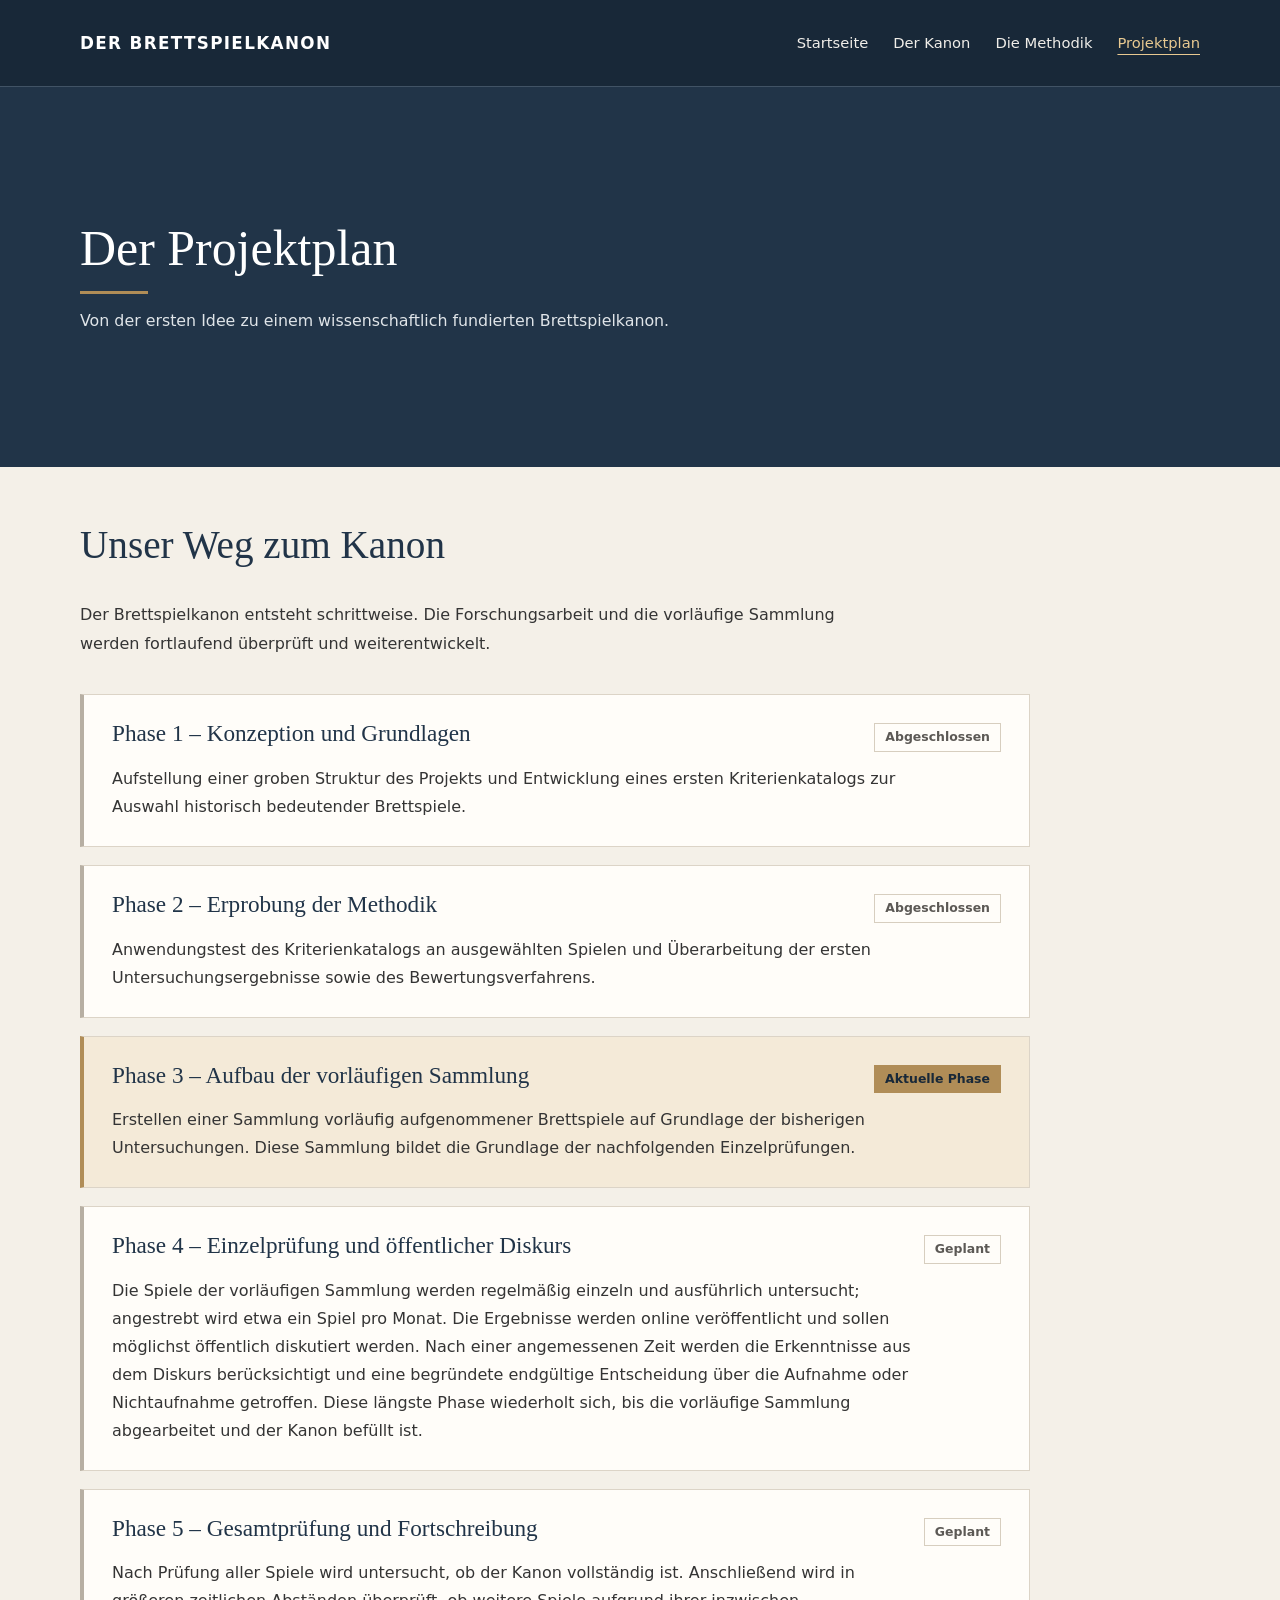
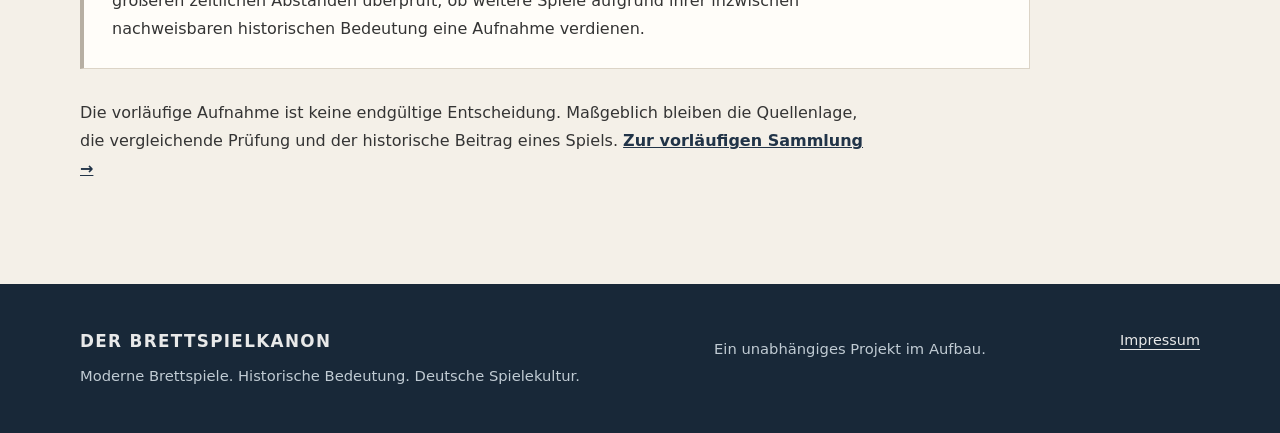
<file: projektplan.html>
<!doctype html>
<html lang="de">
 <head>
  <meta charset="utf-8"/>
  <meta content="width=device-width, initial-scale=1" name="viewport"/>
  <meta content="#213448" name="theme-color"/>
  <meta content="Der Projektplan des Brettspielkanons: f&uuml;nf Forschungsphasen von der Konzeption &uuml;ber die vorl&auml;ufige Auswahl bis zur abschlie&szlig;enden Kanonentscheidung." name="description"/>
  <title>
   Der Projektplan | Der Brettspielkanon
  </title>
  <link href="css/styles.css" rel="stylesheet"/>
  <link href="css/projektplan.css" rel="stylesheet"/>
 </head>
 <body class="page-projektplan">
  <header class="site-header">
   <div class="container header-inner">
    <a class="brand" href="index.html">
     DER BRETTSPIELKANON
    </a>
    <nav aria-label="Hauptnavigation" class="site-nav">
     <a class="" href="index.html">
      Startseite
     </a>
     <a class="" href="kanon.html">
      Der Kanon
     </a>
     <a class="" href="methodik.html">
      Die Methodik
     </a>
     <a aria-current="page" class="current" href="projektplan.html">
      Projektplan
     </a>
    </nav>
   </div>
  </header>
  <section aria-labelledby="page-title" class="hero">
   <div class="container">
    <h1 id="page-title">
     Der Projektplan
    </h1>
    <div aria-hidden="true" class="gold-line">
    </div>
    <p>
     Von der ersten Idee zu einem wissenschaftlich fundierten Brettspielkanon.
    </p>
   </div>
  </section>
  <main class="container content">
   <div class="roadmap-intro">
    <h2>
     Unser Weg zum Kanon
    </h2>
    <p>
     Der Brettspielkanon entsteht schrittweise. Die Forschungsarbeit und die vorl&auml;ufige Sammlung werden fortlaufend &uuml;berpr&uuml;ft und weiterentwickelt.
    </p>
   </div>
   <ol class="roadmap">
    <li class="roadmap-step">
     <div class="roadmap-top">
      <h3>
       Phase 1 &ndash; Konzeption und Grundlagen
      </h3>
      <span class="roadmap-status">
       Abgeschlossen
      </span>
     </div>
     <p>
      Aufstellung einer groben Struktur des Projekts und Entwicklung eines ersten Kriterienkatalogs zur Auswahl historisch bedeutender Brettspiele.
     </p>
    </li>
    <li class="roadmap-step">
     <div class="roadmap-top">
      <h3>
       Phase 2 &ndash; Erprobung der Methodik
      </h3>
      <span class="roadmap-status">
       Abgeschlossen
      </span>
     </div>
     <p>
      Anwendungstest des Kriterienkatalogs an ausgew&auml;hlten Spielen und &Uuml;berarbeitung der ersten Untersuchungsergebnisse sowie des Bewertungsverfahrens.
     </p>
    </li>
    <li class="roadmap-step is-current">
     <div class="roadmap-top">
      <h3>
       Phase 3 &ndash; Aufbau der vorl&auml;ufigen Sammlung
      </h3>
      <span class="roadmap-status">
       Aktuelle Phase
      </span>
     </div>
     <p>
      Erstellen einer Sammlung vorl&auml;ufig aufgenommener Brettspiele auf Grundlage der bisherigen Untersuchungen. Diese Sammlung bildet die Grundlage der nachfolgenden Einzelpr&uuml;fungen.
     </p>
    </li>
    <li class="roadmap-step">
     <div class="roadmap-top">
      <h3>
       Phase 4 &ndash; Einzelpr&uuml;fung und &ouml;ffentlicher Diskurs
      </h3>
      <span class="roadmap-status">
       Geplant
      </span>
     </div>
     <p>
      Die Spiele der vorl&auml;ufigen Sammlung werden regelm&auml;&szlig;ig einzeln und ausf&uuml;hrlich untersucht; angestrebt wird etwa ein Spiel pro Monat. Die Ergebnisse werden online ver&ouml;ffentlicht und sollen m&ouml;glichst &ouml;ffentlich diskutiert werden. Nach einer angemessenen Zeit werden die Erkenntnisse aus dem Diskurs ber&uuml;cksichtigt und eine begr&uuml;ndete endg&uuml;ltige Entscheidung &uuml;ber die Aufnahme oder Nichtaufnahme getroffen. Diese l&auml;ngste Phase wiederholt sich, bis die vorl&auml;ufige Sammlung abgearbeitet und der Kanon bef&uuml;llt ist.
     </p>
    </li>
    <li class="roadmap-step">
     <div class="roadmap-top">
      <h3>
       Phase 5 &ndash; Gesamtpr&uuml;fung und Fortschreibung
      </h3>
      <span class="roadmap-status">
       Geplant
      </span>
     </div>
     <p>
      Nach Pr&uuml;fung aller Spiele wird untersucht, ob der Kanon vollst&auml;ndig ist. Anschlie&szlig;end wird in gr&ouml;&szlig;eren zeitlichen Abst&auml;nden &uuml;berpr&uuml;ft, ob weitere Spiele aufgrund ihrer inzwischen nachweisbaren historischen Bedeutung eine Aufnahme verdienen.
     </p>
    </li>
   </ol>
   <p class="roadmap-end">
    Die vorl&auml;ufige Aufnahme ist keine endg&uuml;ltige Entscheidung. Ma&szlig;geblich bleiben die Quellenlage, die vergleichende Pr&uuml;fung und der historische Beitrag eines Spiels.
    <a href="kanon.html">
     Zur vorl&auml;ufigen Sammlung &rarr;
    </a>
   </p>
  </main>
  <footer class="site-footer">
   <div class="container footer-inner">
    <div>
     <a class="brand" href="index.html">
      DER BRETTSPIELKANON
     </a>
     <p>
      Moderne Brettspiele. Historische Bedeutung. Deutsche Spielekultur.
     </p>
    </div>
    <p>
     Ein unabh&auml;ngiges Projekt im Aufbau.
    </p>
    <div class="legal-links">
     <a class="footer-imprint" href="impressum.html">
      Impressum
     </a>
    </div>
   </div>
  </footer>
 </body>
</html>
</file>
<file: css/styles.css>
/* ====================================================================
   DER BRETTSPIELKANON – GEMEINSAMES DESIGN
   Farben, Navigation, Seitentitel, Buttons und Footer werden hier gepflegt.
   Seitenspezifische Elemente stehen in css/<seitenname>.css.
   ==================================================================== */

:root {
  --navy: #213448;
  --deep: #182838;
  --navy-deep: #182838;
  --ivory: #f4f0e8;
  --paper: #fffdf9;
  --gold: #b08d57;
  --ink: #343434;
  --muted: #5d646c;
  --line: #dcd4c7;
  --page-width: 1120px;
  --hero-height: 380px;
}

/* Grundlagen */
* { box-sizing: border-box; }
html { scroll-behavior: smooth; scroll-padding-top: 88px; }
body {
  margin: 0;
  color: var(--ink);
  background: var(--ivory);
  font: 16px/1.65 system-ui, -apple-system, "Segoe UI", Arial, sans-serif;
}
body.page-home { line-height: 1.7; }
a { color: inherit; }
a:focus-visible, button:focus-visible, input:focus-visible,
select:focus-visible, summary:focus-visible {
  outline: 3px solid var(--gold);
  outline-offset: 4px;
}
button, input, select { font: inherit; }
.container { width: min(var(--page-width), calc(100% - 44px)); margin-inline: auto; }
h1, h2, h3 {
  font-family: Georgia, "Times New Roman", serif;
  font-weight: normal;
  line-height: 1.18;
}
h2 { font-size: clamp(1.7rem, 3.5vw, 2.45rem); color: var(--navy); }
h3 { color: var(--navy); }
/* Die ursprünglichen redaktionellen Überschriften verwendeten engere Buchstabenabstände. */
.page-home h1, .page-home h2, .page-home h3,
.page-methodik h1, .page-methodik h2, .page-methodik h3 {
  letter-spacing: -.025em;
}

/* Navigation: eine Definition für alle Seiten */
.site-header {
  background: var(--deep);
  color: #fff;
  border-bottom: 1px solid #415365;
}
.site-header .header-inner {
  min-height: 86px;
  display: flex;
  align-items: center;
  justify-content: space-between;
  gap: 24px;
}
.brand {
  font-size: 1.05rem;
  font-weight: 750;
  letter-spacing: .08em;
  line-height: normal;
  text-decoration: none;
}
.site-nav {
  display: flex;
  align-items: center;
  flex-wrap: wrap;
  gap: 10px 25px;
}
.site-nav a { font-size: .92rem; color: #f0eee9; text-decoration: none; }
.site-nav a:hover, .site-nav .current { color: #e8c991; }
.site-nav .current { text-decoration: underline; text-underline-offset: 6px; }

/* Einheitlicher dunkelblauer Titelbereich */
.hero {
  height: var(--hero-height);
  min-height: var(--hero-height);
  display: flex;
  align-items: center;
  color: #fff;
  background: var(--navy);
}
.hero > .container {
  width: min(var(--page-width), calc(100% - 44px));
  height: var(--hero-height);
  min-height: var(--hero-height);
  margin-inline: auto;
  padding-block: 20px;
  display: flex;
  flex-direction: column;
  justify-content: center;
}
.hero h1 {
  margin: 0 0 14px;
  max-width: 1000px;
  font-size: clamp(2.5rem, 3.9vw, 3.75rem);
  line-height: 1.12;
}
.gold-line { width: 68px; height: 3px; background: var(--gold); margin: 0 0 15px; flex-shrink: 0; }
.hero .hero-description, .hero p:last-child:not(.eyebrow) {
  margin: 0;
  max-width: 850px;
  font-size: .99rem;
  line-height: 1.5;
  color: #e0e5e9;
}
.eyebrow {
  margin: 0 0 18px;
  color: var(--gold);
  font-size: .78rem;
  font-weight: 750;
  letter-spacing: .17em;
  text-transform: uppercase;
}
.hero .eyebrow {
  margin: 0 0 12px;
  color: #ddbb83;
  font-size: .73rem;
  letter-spacing: .16em;
  line-height: 1.5;
}
.hero-actions { display: flex; align-items: center; flex-wrap: wrap; margin-top: 17px; gap: 12px 22px; }

/* Links und Schaltflächen */
.button {
  display: inline-block;
  padding: 13px 23px;
  border: 1px solid var(--gold);
  border-radius: 3px;
  color: var(--deep);
  background: var(--gold);
  text-decoration: none;
  font-weight: 750;
}
.button:hover { background: #dec08e; border-color: #dec08e; }
.hero-actions .button { padding: 10px 17px; }
.text-link { text-decoration: none; font-weight: 650; border-bottom: 1px solid currentColor; padding-bottom: 3px; }
.text-link:hover { color: var(--gold); }

/* Gemeinsamer Seitenabschluss */
.site-footer { padding: 45px 0; background: var(--deep); color: #e8e9e9; }
.footer-inner {
  display: flex;
  justify-content: space-between;
  align-items: flex-start;
  flex-wrap: wrap;
  gap: 20px;
}
.footer-inner p { margin: 8px 0 0; color: #c0cbd3; font-size: .92rem; }
.footer-note { max-width: 450px; color: #c0cbd3; font-size: .85rem; }
.back-top { color: #fff; font-size: .9rem; text-underline-offset: 4px; }
.legal-links { display: flex; align-items: flex-start; gap: 20px; }
.footer-imprint { color: #e8e9e9; font-size: .9rem; text-decoration: underline; text-underline-offset: 4px; }
.footer-imprint:hover { color: #e8c991; }
.content { padding: 55px 0 85px; }

/* Schmale Bildschirmbreiten */
@media (max-width: 900px) {
  .site-header .header-inner {
    flex-direction: column;
    align-items: flex-start;
    padding-block: 22px;
  }
  .hero { height: auto; min-height: var(--hero-height); }
  .hero > .container {
    height: auto;
    min-height: var(--hero-height);
    padding-block: 42px;
  }
}
@media (max-width: 610px) {
  .container, .hero > .container { width: calc(100% - 32px); }
  .hero { min-height: 0; }
  .hero > .container { min-height: 0; padding-block: 45px; }
  .hero h1 { font-size: clamp(2.25rem, 8vw, 3.2rem); }
}
@media (prefers-reduced-motion: reduce) {
  html { scroll-behavior: auto; }
}
</file>
<file: css/index.css>
/* index.html – nur seitenspezifische Gestaltung.
   Grundfarben, Navigation und Titelbereiche: styles.css. */

/* Nur die Inhaltsabschnitte der Startseite, nicht den Titelbereich, auffächern. */
.page-home main > section:not(.hero) {
  padding: clamp(65px, 9vw, 110px) 0;
}
.section-grid {
  display: grid;
  grid-template-columns: minmax(0,.8fr) minmax(0,1.2fr);
  gap: clamp(25px,6vw,100px);
  align-items: start;
}

.section-grid h2, .section-title {
  font-size: clamp(2.05rem,3.8vw,3.25rem);
  color: var(--navy);
  margin: 0 0 23px;
}

.prose {
  max-width: 690px;
  font-size: 1.08rem;
}

.prose p:first-child {
  margin-top: 0;
}

.prose p:last-child {
  margin-bottom: 0;
}

.section-heading {
  display: flex;
  justify-content: space-between;
  align-items: end;
  gap: 24px;
  margin-bottom: 34px;
}

.section-heading .section-title {
  margin-bottom: 0;
}

.soft {
  background: #eae3d7;
}

@media (max-width:850px) {
  .section-grid {
    grid-template-columns: 1fr;
  }
}

@media (max-width:590px) {
  .section-heading {
    align-items: start;
    flex-direction: column;
  }
}
</file>
<file: css/impressum.css>
/* impressum.html – nur seitenspezifische Gestaltung.
   Grundfarben, Navigation und Titelbereiche: styles.css. */

main.container.content {
  max-width: 1120px;
}

.content section {
  max-width: 760px;
  margin-bottom: 34px;
}

.content h2 {
  font-size: 1.8rem;
  margin: 0 0 13px;
}

.content p {
  line-height: 1.75;
  margin: 0;
}

.content a {
  color: #213448;
}
</file>
<file: css/kanon.css>
/* kanon.html – nur seitenspezifische Gestaltung.
   Grundfarben, Navigation und Titelbereiche: styles.css. */

h2 {
  font-size: clamp(1.7rem,3.5vw,2.45rem);
  color: var(--navy);
}

h3 {
  color: var(--navy);
}

.intro {
  max-width: 750px;
  margin: 0 0 30px;
}

.notice {
  border-left: 4px solid var(--gold);
  background: #eae3d7;
  padding: 16px 20px;
  margin: 28px 0 35px;
  font-size: .94rem;
}

.notice strong {
  color: var(--navy);
}

.filters {
  background: var(--paper);
  border: 1px solid var(--line);
  padding: 24px 26px;
  margin-bottom: 27px;
}

.filter-title {
  font-weight: 750;
  color: var(--navy);
  margin: 0 0 18px;
}

.filter-grid {
  display: grid;
  grid-template-columns: 2fr 1fr 1fr;
  gap: 16px;
}

.field label {
  display: block;
  font-size: .8rem;
  color: #49525a;
  font-weight: 750;
  margin-bottom: 5px;
}

.field input,.field select {
  width: 100%;
  padding: 12px 13px;
  border: 1px solid #bdb4a6;
  border-radius: 3px;
  color: #293848;
  background: white;
  min-height: 49px;
}

.toolbar {
  display: flex;
  justify-content: space-between;
  align-items: center;
  gap: 18px;
  flex-wrap: wrap;
  margin: 20px 0 27px;
}

.toolbar p {
  margin: 0;
  color: #4c5760;
}

.toolbar-controls {
  display: flex;
  align-items: center;
  gap: 10px;
  flex-wrap: wrap;
}

.toolbar select,.reset {
  border: 1px solid #bdb4a6;
  background: var(--paper);
  padding: 9px 12px;
  border-radius: 3px;
  min-height: 43px;
}

.reset {
  cursor: pointer;
}

.reset:hover {
  background: #eae3d7;
}

.cards {
  display: grid;
  grid-template-columns: repeat(3,minmax(0,1fr));
  gap: 22px;
}

.card {
  border: 1px solid var(--line);
  background: var(--paper);
  overflow: hidden;
  display: flex;
  flex-direction: column;
}

.art {
  aspect-ratio: 5/3;
  background: #e3dccf;
  position: relative;
  display: flex;
  align-items: center;
  justify-content: center;
  overflow: hidden;
}

.art::before {
  content: "";
  width: 130px;
  height: 130px;
  border: 2px solid #c0b3a0;
  transform: rotate(36deg);
  position: absolute;
}

.art::after {
  content: "";
  width: 70px;
  height: 70px;
  border: 1px solid #baac98;
  transform: rotate(-17deg);
  position: absolute;
}

.art .art-title {
  font-family: Georgia,serif;
  z-index: 1;
  color: #6c5a43;
  font-size: 1rem;
  background: #e3dccfed;
  padding: 8px 12px;
  text-align: center;
}

.art small {
  position: absolute;
  bottom: 10px;
  left: 14px;
  font-size: .69rem;
  z-index: 1;
  color: #5e5446;
}

.card-content {
  padding: 23px 23px 25px;
  flex: 1;
  display: flex;
  flex-direction: column;
}

.year {
  font-size: .83rem;
  font-weight: 800;
  letter-spacing: .08em;
  color: #8a693c;
}

.card h3 {
  font-size: 1.55rem;
  margin: 8px 0 5px;
}

.byline {
  font-size: .87rem;
  color: #626a72;
  margin: 0 0 13px;
}

.summary {
  font-size: .91rem;
  margin: 0 0 18px;
  flex: 1;
}

.tags {
  display: flex;
  gap: 7px;
  flex-wrap: wrap;
}

.tag {
  font-size: .73rem;
  color: #4c5660;
  background: #eee8df;
  padding: 3px 8px;
  border-radius: 2px;
}

.card .phase {
  margin-top: 14px;
  border-top: 1px solid #e5dfd6;
  padding-top: 12px;
  font-size: .76rem;
  color: #796039;
}

.no-results {
  display: none;
  text-align: center;
  border: 1px solid var(--line);
  background: var(--paper);
  padding: 50px 24px;
}

.no-results h3 {
  margin: 0 0 8px;
  font-size: 1.7rem;
}

.no-results p {
  color: var(--muted);
}

.methods {
  border-top: 1px solid var(--line);
  margin-top: 60px;
  padding-top: 28px;
  max-width: 850px;
}

.methods h2 {
  margin-top: 0;
}

.methods a {
  color: var(--navy);
  text-decoration-thickness: 1px;
  text-underline-offset: 4px;
}

@media (max-width:900px) {
  .filter-grid {
    grid-template-columns: 1fr 1fr;
  }

  .field:first-child {
    grid-column: 1/-1;
  }

  .cards {
    grid-template-columns: repeat(2,minmax(0,1fr));
  }
}

@media (max-width:610px) {
  .filters {
    padding: 18px;
  }

  .filter-grid,.cards {
    grid-template-columns: 1fr;
  }

  .field:first-child {
    grid-column: auto;
  }

  .toolbar {
    align-items: stretch;
  }

  .toolbar-controls {
    width: 100%;
  }

  .toolbar-controls select {
    flex: 1;
  }
}
</file>
<file: css/projektplan.css>
/* projektplan.html – nur seitenspezifische Gestaltung.
   Grundfarben, Navigation und Titelbereiche: styles.css. */

main.container.content {
  max-width: 1120px;
}

.roadmap-intro {
  max-width: 790px;
  margin-bottom: 36px;
}

.roadmap-intro h2 {
  margin-top: 0;
}

.roadmap-intro p {
  line-height: 1.8;
}

.roadmap {
  padding: 0;
  margin: 0;
  list-style: none;
  display: grid;
  gap: 18px;
  max-width: 950px;
}

.roadmap-step {
  background: var(--paper);
  border: 1px solid var(--line);
  border-left: 4px solid #b7afa3;
  padding: 25px 28px;
}

.roadmap-step.is-current {
  border-left-color: var(--gold);
  background: #f4ead8;
}

.roadmap-top {
  display: flex;
  justify-content: space-between;
  align-items: baseline;
  gap: 16px;
  flex-wrap: wrap;
}

.roadmap-top h3 {
  font-family: Georgia,serif;
  font-size: 1.45rem;
  font-weight: normal;
  margin: 0;
  color: var(--navy);
}

.roadmap-status {
  font-size: .78rem;
  font-weight: 750;
  color: #5c5955;
  border: 1px solid #d7cebf;
  padding: 3px 10px;
  white-space: nowrap;
}

.is-current .roadmap-status {
  background: var(--gold);
  border-color: var(--gold);
  color: var(--deep);
}

.roadmap-step p {
  max-width: 810px;
  margin: 13px 0 0;
  line-height: 1.75;
}

.roadmap-end {
  max-width: 800px;
  line-height: 1.75;
  margin-top: 30px;
}

.roadmap-end a {
  color: var(--navy);
  font-weight: 700;
}

@media (max-width:610px) {
  .roadmap-step {
    padding: 19px 17px;
  }
}
</file>
